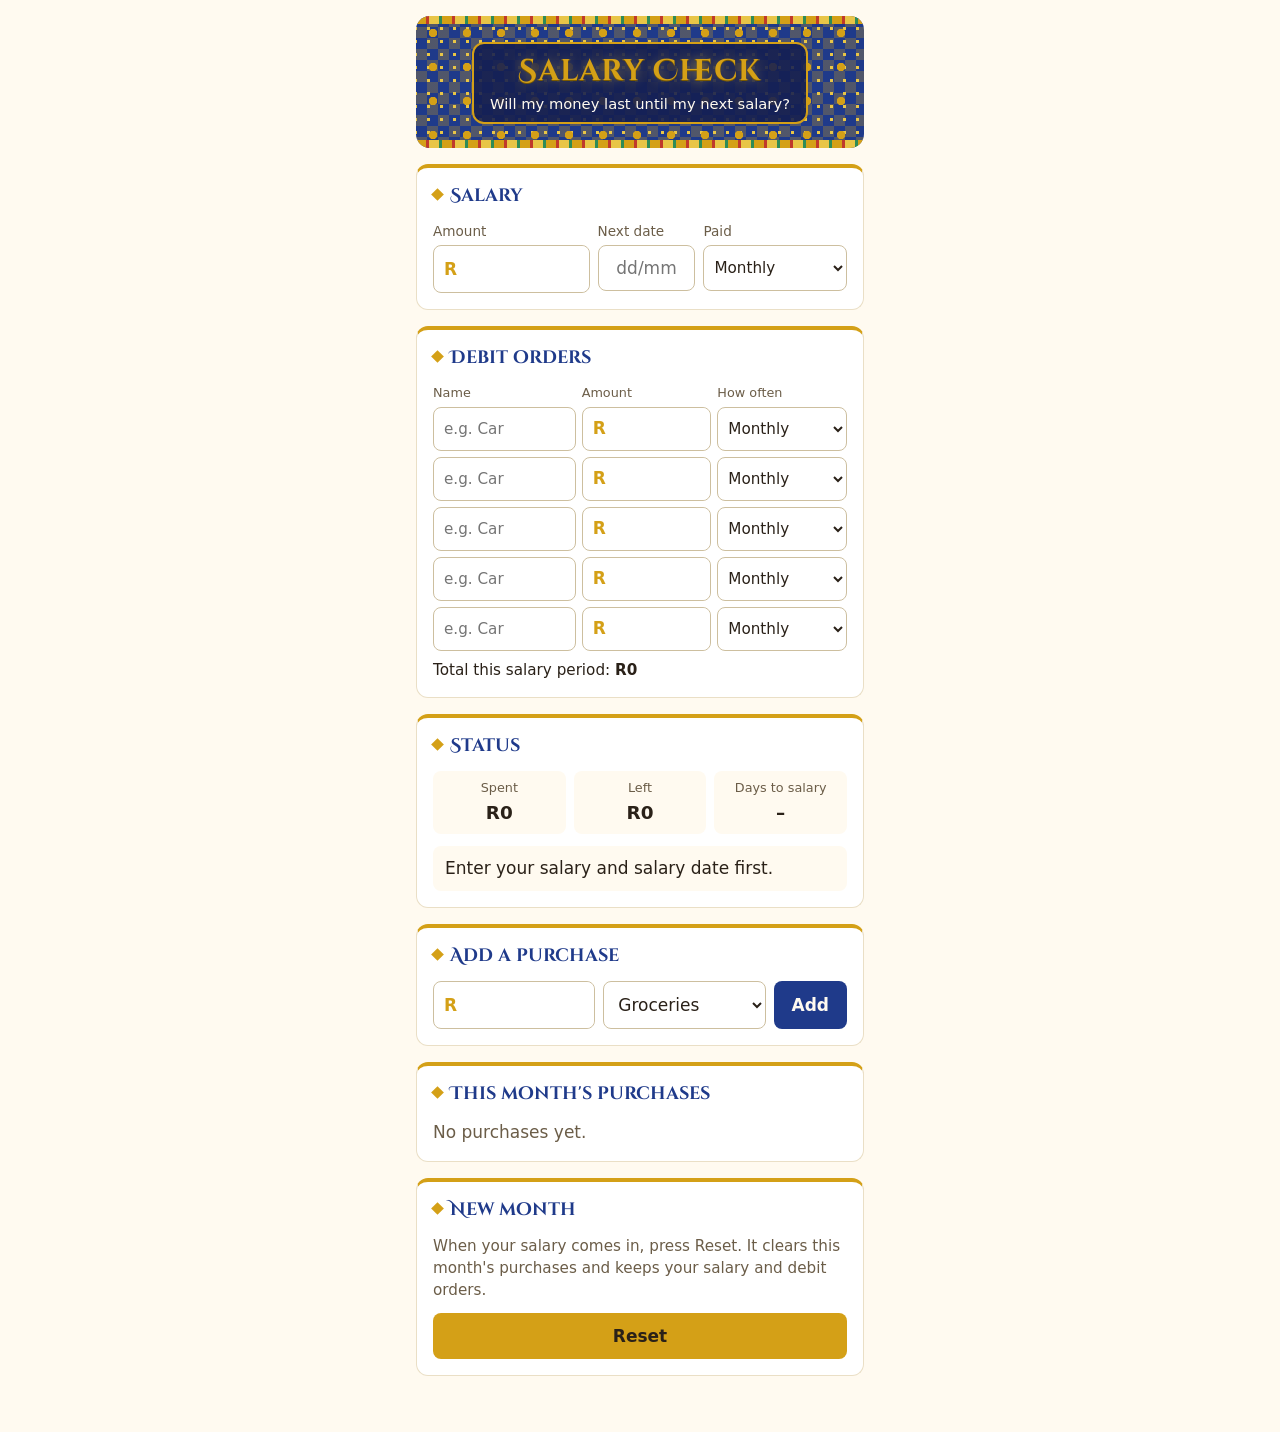
<file: index.html>
<!doctype html>
<html lang="en">
<head>
  <meta charset="utf-8">
  <meta name="viewport" content="width=device-width, initial-scale=1">
  <title>Salary Check</title>
  <meta name="theme-color" content="#1f3a8a">
  <link rel="manifest" href="manifest.webmanifest">
  <link rel="icon" href="icon.svg" type="image/svg+xml">
  <link rel="apple-touch-icon" href="icon.svg">
  <link rel="preconnect" href="https://fonts.googleapis.com">
  <link rel="preconnect" href="https://fonts.gstatic.com" crossorigin>
  <link rel="stylesheet" href="https://fonts.googleapis.com/css2?family=Cinzel+Decorative:wght@400;700&display=swap">
  <link rel="stylesheet" href="styles.css">
</head>
<body>
  <main class="app">
    <p class="storage-note" id="storage-note" hidden>Your details won't be saved in this browser mode.</p>
    <header class="masthead">
      <div class="masthead-plate">
        <h1>Salary Check</h1>
        <p class="tagline">Will my money last until my next salary?</p>
      </div>
    </header>

    <section class="card" aria-labelledby="salary-heading">
      <h2 id="salary-heading">Salary</h2>
      <div class="salary-row">
        <label class="field">
          <span class="label">Amount</span>
          <span class="rand-input"><span aria-hidden="true">R</span><input id="salary-amount" type="text" inputmode="decimal" autocomplete="off"></span>
        </label>
        <label class="field">
          <span class="label">Next date</span>
          <input id="salary-date" type="text" inputmode="numeric" placeholder="dd/mm" autocomplete="off" maxlength="5">
        </label>
        <label class="field">
          <span class="label">Paid</span>
          <select id="salary-frequency">
            <option value="monthly">Monthly</option>
            <option value="weekly">Weekly</option>
          </select>
        </label>
      </div>
      <p class="note" id="date-note" hidden>Please type the date as day/month, like 25/10.</p>
    </section>

    <section class="card" aria-labelledby="debit-heading">
      <h2 id="debit-heading">Debit orders</h2>
      <div class="debit-head" aria-hidden="true"><span>Name</span><span>Amount</span><span>How often</span></div>
      <div id="debit-rows"></div>
      <p class="debit-total">Total this salary period: <strong id="debit-total">R0</strong></p>
    </section>

    <section class="card status" id="status" aria-live="polite" aria-labelledby="status-heading">
      <h2 id="status-heading">Status</h2>
      <dl class="figures">
        <div><dt>Spent</dt><dd id="status-spent">R0</dd></div>
        <div><dt>Left</dt><dd id="status-left">R0</dd></div>
        <div><dt>Days to salary</dt><dd id="status-days">–</dd></div>
      </dl>
      <p class="message" id="status-message">Enter your salary and salary date first.</p>
    </section>

    <section class="card" aria-labelledby="add-heading">
      <h2 id="add-heading">Add a purchase</h2>
      <form id="add-form" class="add-row" novalidate>
        <span class="rand-input"><span aria-hidden="true">R</span><input id="purchase-amount" type="text" inputmode="decimal" autocomplete="off" aria-label="Amount in rands"></span>
        <select id="purchase-category" aria-label="Category">
          <option value="groceries">Groceries</option>
          <option value="electricity">Electricity</option>
          <option value="fuel">Fuel</option>
          <option value="clothing">Clothing</option>
          <option value="other">Other</option>
        </select>
        <button type="submit">Add</button>
        <input id="purchase-other" class="other-name" type="text" autocomplete="off" maxlength="30" placeholder="What was it? e.g. haircut" aria-label="What the other purchase was" hidden>
      </form>
      <p class="note" id="add-note" hidden>Please enter an amount in rands, like 450.</p>
    </section>

    <section class="card" aria-labelledby="list-heading">
      <h2 id="list-heading">This month's purchases</h2>
      <ul class="totals" id="category-totals" aria-label="Total per category"></ul>
      <ul class="purchases" id="purchase-list"></ul>
      <p class="empty" id="purchase-empty">No purchases yet.</p>
    </section>

    <section class="card reset-card" aria-labelledby="reset-heading">
      <h2 id="reset-heading">New month</h2>
      <p class="reset-help">When your salary comes in, press Reset. It clears this month's purchases and keeps your salary and debit orders.</p>
      <button type="button" id="reset-button" class="reset-button">Reset</button>
      <div class="reset-confirm" id="reset-confirm" hidden>
        <p>Are you sure? This clears this month's purchases. Your salary and debit orders stay.</p>
        <div class="reset-actions">
          <button type="button" id="reset-yes" class="reset-button">Yes, reset</button>
          <button type="button" id="reset-cancel" class="secondary">Cancel</button>
        </div>
      </div>
    </section>
  </main>

  <script src="calc.js"></script>
  <script src="app.js"></script>
</body>
</html>
</file>
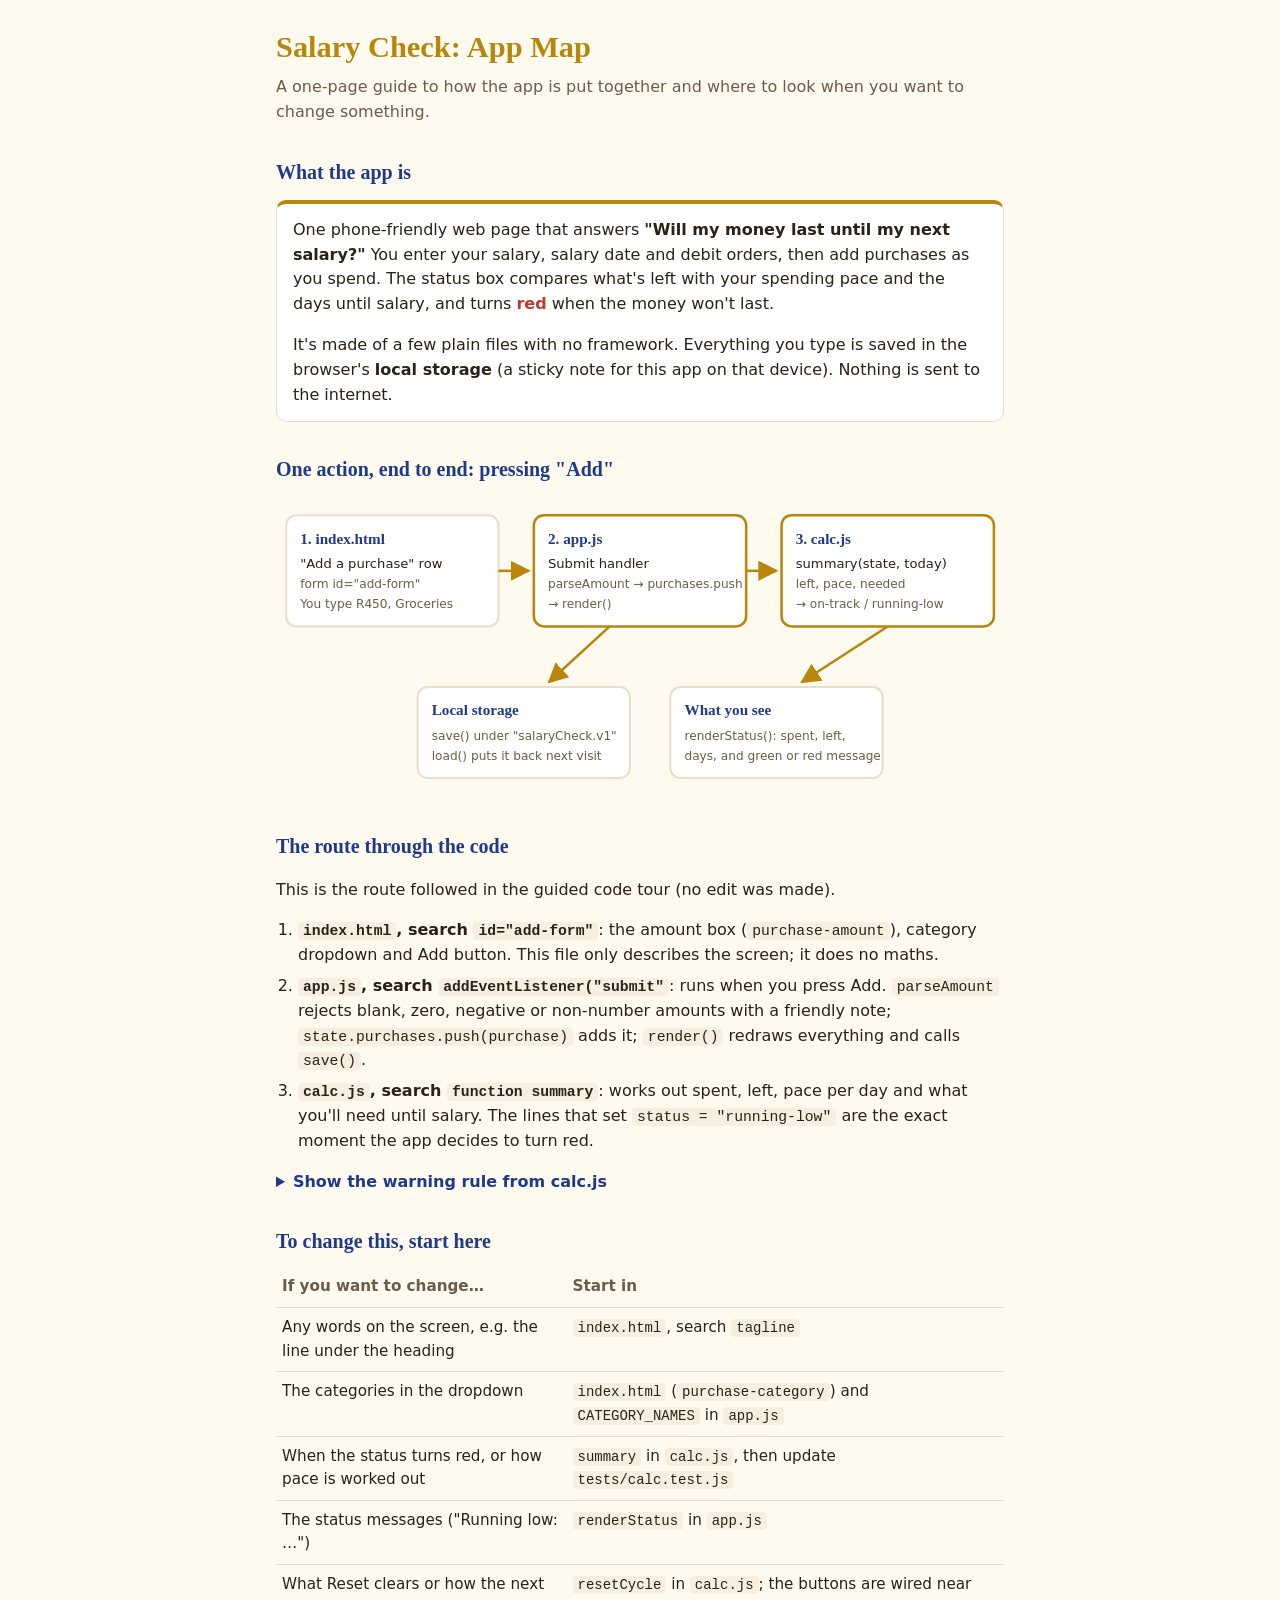
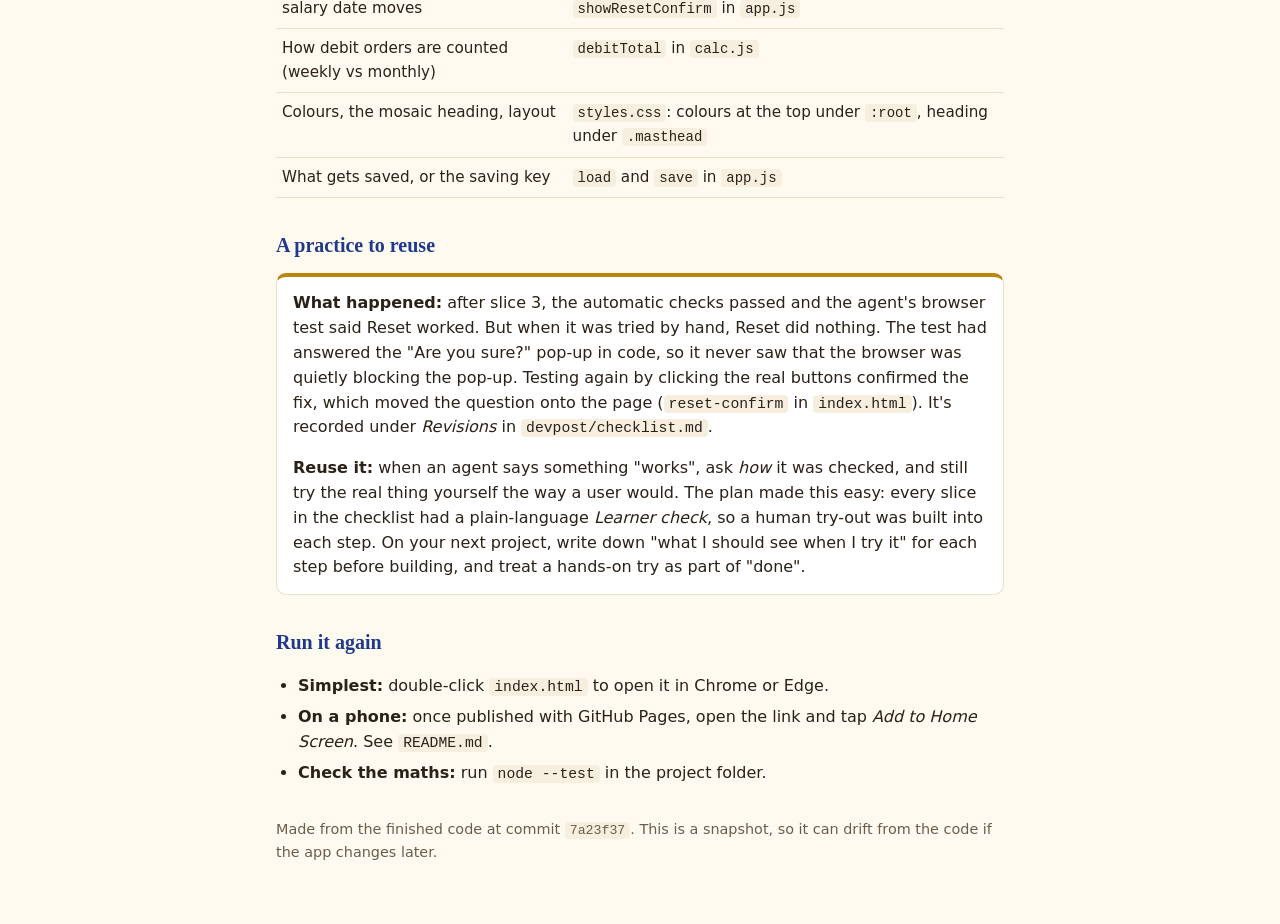
<file: devpost/app-map.html>
<!doctype html>
<html lang="en">
<head>
<meta charset="utf-8">
<meta name="viewport" content="width=device-width, initial-scale=1">
<title>Salary Check App Map</title>
<style>
  :root {
    --bg: #fffaf0; --card: #ffffff; --ink: #2a2118; --muted: #6b5d48; --line: #eadfc6;
    --gold: #b8860b; --blue: #1f3a8a; --red: #c0392b; --green: #2e8b57; --code: #f6efe0;
  }
  @media (prefers-color-scheme: dark) {
    :root {
      --bg: #141a2e; --card: #1c2440; --ink: #f3ead6; --muted: #b9ad94; --line: #33406a;
      --gold: #e8c547; --blue: #9fb4ff; --red: #ff7a6b; --green: #6fd19b; --code: #232d50;
    }
  }
  * { box-sizing: border-box; }
  body { margin: 0; background: var(--bg); color: var(--ink); font: 16px/1.55 system-ui, -apple-system, "Segoe UI", sans-serif; }
  main { max-width: 760px; margin: 0 auto; padding: 24px 16px 48px; }
  h1 { font-family: Georgia, serif; color: var(--gold); margin: 0 0 4px; font-size: 1.9rem; }
  h2 { font-family: Georgia, serif; color: var(--blue); font-size: 1.25rem; margin: 32px 0 10px; }
  .sub { color: var(--muted); margin: 0 0 20px; }
  .card { background: var(--card); border: 1px solid var(--line); border-top: 4px solid var(--gold); border-radius: 10px; padding: 14px 16px; margin: 12px 0; }
  code { background: var(--code); border-radius: 4px; padding: 1px 5px; font-size: 0.92em; }
  ol, ul { padding-left: 22px; }
  li { margin: 6px 0; }
  table { width: 100%; border-collapse: collapse; font-size: 0.95rem; }
  th, td { text-align: left; padding: 8px 6px; border-bottom: 1px solid var(--line); vertical-align: top; }
  th { color: var(--muted); font-weight: 600; }
  details { margin-top: 8px; }
  summary { cursor: pointer; color: var(--blue); font-weight: 600; }
  summary:focus-visible, a:focus-visible { outline: 3px solid var(--gold); outline-offset: 2px; }
  pre { background: var(--code); border-radius: 8px; padding: 10px 12px; overflow-x: auto; font-size: 0.88rem; }
  svg { width: 100%; height: auto; display: block; }
  .svg-box { fill: var(--card); stroke: var(--line); stroke-width: 2; }
  .svg-key { fill: var(--card); stroke: var(--gold); stroke-width: 2.5; }
  .svg-title { fill: var(--blue); font: 700 15px Georgia, serif; }
  .svg-text { fill: var(--ink); font: 13px system-ui, sans-serif; }
  .svg-muted { fill: var(--muted); font: 12px system-ui, sans-serif; }
  .svg-arrow { stroke: var(--gold); stroke-width: 2.5; fill: none; }
  .svg-head { fill: var(--gold); }
  .foot { color: var(--muted); font-size: 0.9rem; margin-top: 32px; }
</style>
</head>
<body>
<main>
  <h1>Salary Check: App Map</h1>
  <p class="sub">A one-page guide to how the app is put together and where to look when you want to change something.</p>

  <h2>What the app is</h2>
  <div class="card">
    <p style="margin-top:0">One phone-friendly web page that answers <strong>"Will my money last until my next salary?"</strong> You enter your salary, salary date and debit orders, then add purchases as you spend. The status box compares what's left with your spending pace and the days until salary, and turns <span style="color:var(--red);font-weight:600">red</span> when the money won't last.</p>
    <p style="margin-bottom:0">It's made of a few plain files with no framework. Everything you type is saved in the browser's <strong>local storage</strong> (a sticky note for this app on that device). Nothing is sent to the internet.</p>
  </div>

  <h2>One action, end to end: pressing "Add"</h2>
  <svg viewBox="0 0 720 300" role="img" aria-labelledby="flow-title flow-desc">
    <title id="flow-title">What happens when you add a purchase</title>
    <desc id="flow-desc">The Add a purchase form in index.html sends the amount to the submit handler in app.js, which checks it, stores it, and calls render. Render asks summary in calc.js for the answer, saves to local storage, and redraws the status box.</desc>
    <defs><marker id="arrow" viewBox="0 0 10 10" refX="9" refY="5" markerWidth="8" markerHeight="8" orient="auto"><path d="M0,0 L10,5 L0,10 z" class="svg-head"/></marker></defs>
    <rect x="10" y="20" width="210" height="110" rx="10" class="svg-box"/>
    <text x="24" y="48" class="svg-title">1. index.html</text>
    <text x="24" y="72" class="svg-text">"Add a purchase" row</text>
    <text x="24" y="92" class="svg-muted">form id="add-form"</text>
    <text x="24" y="112" class="svg-muted">You type R450, Groceries</text>

    <rect x="255" y="20" width="210" height="110" rx="10" class="svg-key"/>
    <text x="269" y="48" class="svg-title">2. app.js</text>
    <text x="269" y="72" class="svg-text">Submit handler</text>
    <text x="269" y="92" class="svg-muted">parseAmount → purchases.push</text>
    <text x="269" y="112" class="svg-muted">→ render()</text>

    <rect x="500" y="20" width="210" height="110" rx="10" class="svg-key"/>
    <text x="514" y="48" class="svg-title">3. calc.js</text>
    <text x="514" y="72" class="svg-text">summary(state, today)</text>
    <text x="514" y="92" class="svg-muted">left, pace, needed</text>
    <text x="514" y="112" class="svg-muted">→ on-track / running-low</text>

    <rect x="140" y="190" width="210" height="90" rx="10" class="svg-box"/>
    <text x="154" y="218" class="svg-title">Local storage</text>
    <text x="154" y="242" class="svg-muted">save() under "salaryCheck.v1"</text>
    <text x="154" y="262" class="svg-muted">load() puts it back next visit</text>

    <rect x="390" y="190" width="210" height="90" rx="10" class="svg-box"/>
    <text x="404" y="218" class="svg-title">What you see</text>
    <text x="404" y="242" class="svg-muted">renderStatus(): spent, left,</text>
    <text x="404" y="262" class="svg-muted">days, and green or red message</text>

    <path d="M220 75 H250" class="svg-arrow" marker-end="url(#arrow)"/>
    <path d="M465 75 H495" class="svg-arrow" marker-end="url(#arrow)"/>
    <path d="M330 130 L270 185" class="svg-arrow" marker-end="url(#arrow)"/>
    <path d="M605 130 L520 185" class="svg-arrow" marker-end="url(#arrow)"/>
  </svg>

  <h2>The route through the code</h2>
  <p>This is the route followed in the guided code tour (no edit was made).</p>
  <ol>
    <li><strong><code>index.html</code>, search <code>id="add-form"</code></strong>: the amount box (<code>purchase-amount</code>), category dropdown and Add button. This file only describes the screen; it does no maths.</li>
    <li><strong><code>app.js</code>, search <code>addEventListener("submit"</code></strong>: runs when you press Add. <code>parseAmount</code> rejects blank, zero, negative or non-number amounts with a friendly note; <code>state.purchases.push(purchase)</code> adds it; <code>render()</code> redraws everything and calls <code>save()</code>.</li>
    <li><strong><code>calc.js</code>, search <code>function summary</code></strong>: works out spent, left, pace per day and what you'll need until salary. The lines that set <code>status = "running-low"</code> are the exact moment the app decides to turn red.</li>
  </ol>
  <details>
    <summary>Show the warning rule from calc.js</summary>
<pre><code>const left = salaryAmount - debitTotal(state) - spent;
const pacePerDay = spent / daysGone;
const needed = roundTo50(pacePerDay * Math.max(0, daysLeft));

if (daysLeft &lt;= 0) status = "salary-day";
else if (left &lt; 0) status = "running-low";
else if (spent === 0) status = "no-purchases";
else if (left &lt; needed) status = "running-low";
else status = "on-track";</code></pre>
  </details>

  <h2>To change this, start here</h2>
  <table>
    <thead><tr><th>If you want to change…</th><th>Start in</th></tr></thead>
    <tbody>
      <tr><td>Any words on the screen, e.g. the line under the heading</td><td><code>index.html</code>, search <code>tagline</code></td></tr>
      <tr><td>The categories in the dropdown</td><td><code>index.html</code> (<code>purchase-category</code>) and <code>CATEGORY_NAMES</code> in <code>app.js</code></td></tr>
      <tr><td>When the status turns red, or how pace is worked out</td><td><code>summary</code> in <code>calc.js</code>, then update <code>tests/calc.test.js</code></td></tr>
      <tr><td>The status messages ("Running low: …")</td><td><code>renderStatus</code> in <code>app.js</code></td></tr>
      <tr><td>What Reset clears or how the next salary date moves</td><td><code>resetCycle</code> in <code>calc.js</code>; the buttons are wired near <code>showResetConfirm</code> in <code>app.js</code></td></tr>
      <tr><td>How debit orders are counted (weekly vs monthly)</td><td><code>debitTotal</code> in <code>calc.js</code></td></tr>
      <tr><td>Colours, the mosaic heading, layout</td><td><code>styles.css</code>: colours at the top under <code>:root</code>, heading under <code>.masthead</code></td></tr>
      <tr><td>What gets saved, or the saving key</td><td><code>load</code> and <code>save</code> in <code>app.js</code></td></tr>
    </tbody>
  </table>

  <h2>A practice to reuse</h2>
  <div class="card">
    <p style="margin-top:0"><strong>What happened:</strong> after slice 3, the automatic checks passed and the agent's browser test said Reset worked. But when it was tried by hand, Reset did nothing. The test had answered the "Are you sure?" pop-up in code, so it never saw that the browser was quietly blocking the pop-up. Testing again by clicking the real buttons confirmed the fix, which moved the question onto the page (<code>reset-confirm</code> in <code>index.html</code>). It's recorded under <em>Revisions</em> in <code>devpost/checklist.md</code>.</p>
    <p style="margin-bottom:0"><strong>Reuse it:</strong> when an agent says something "works", ask <em>how</em> it was checked, and still try the real thing yourself the way a user would. The plan made this easy: every slice in the checklist had a plain-language <em>Learner check</em>, so a human try-out was built into each step. On your next project, write down "what I should see when I try it" for each step before building, and treat a hands-on try as part of "done".</p>
  </div>

  <h2>Run it again</h2>
  <ul>
    <li><strong>Simplest:</strong> double-click <code>index.html</code> to open it in Chrome or Edge.</li>
    <li><strong>On a phone:</strong> once published with GitHub Pages, open the link and tap <em>Add to Home Screen</em>. See <code>README.md</code>.</li>
    <li><strong>Check the maths:</strong> run <code>node --test</code> in the project folder.</li>
  </ul>

  <p class="foot">Made from the finished code at commit <code>7a23f37</code>. This is a snapshot, so it can drift from the code if the app changes later.</p>
</main>
</body>
</html>
</file>
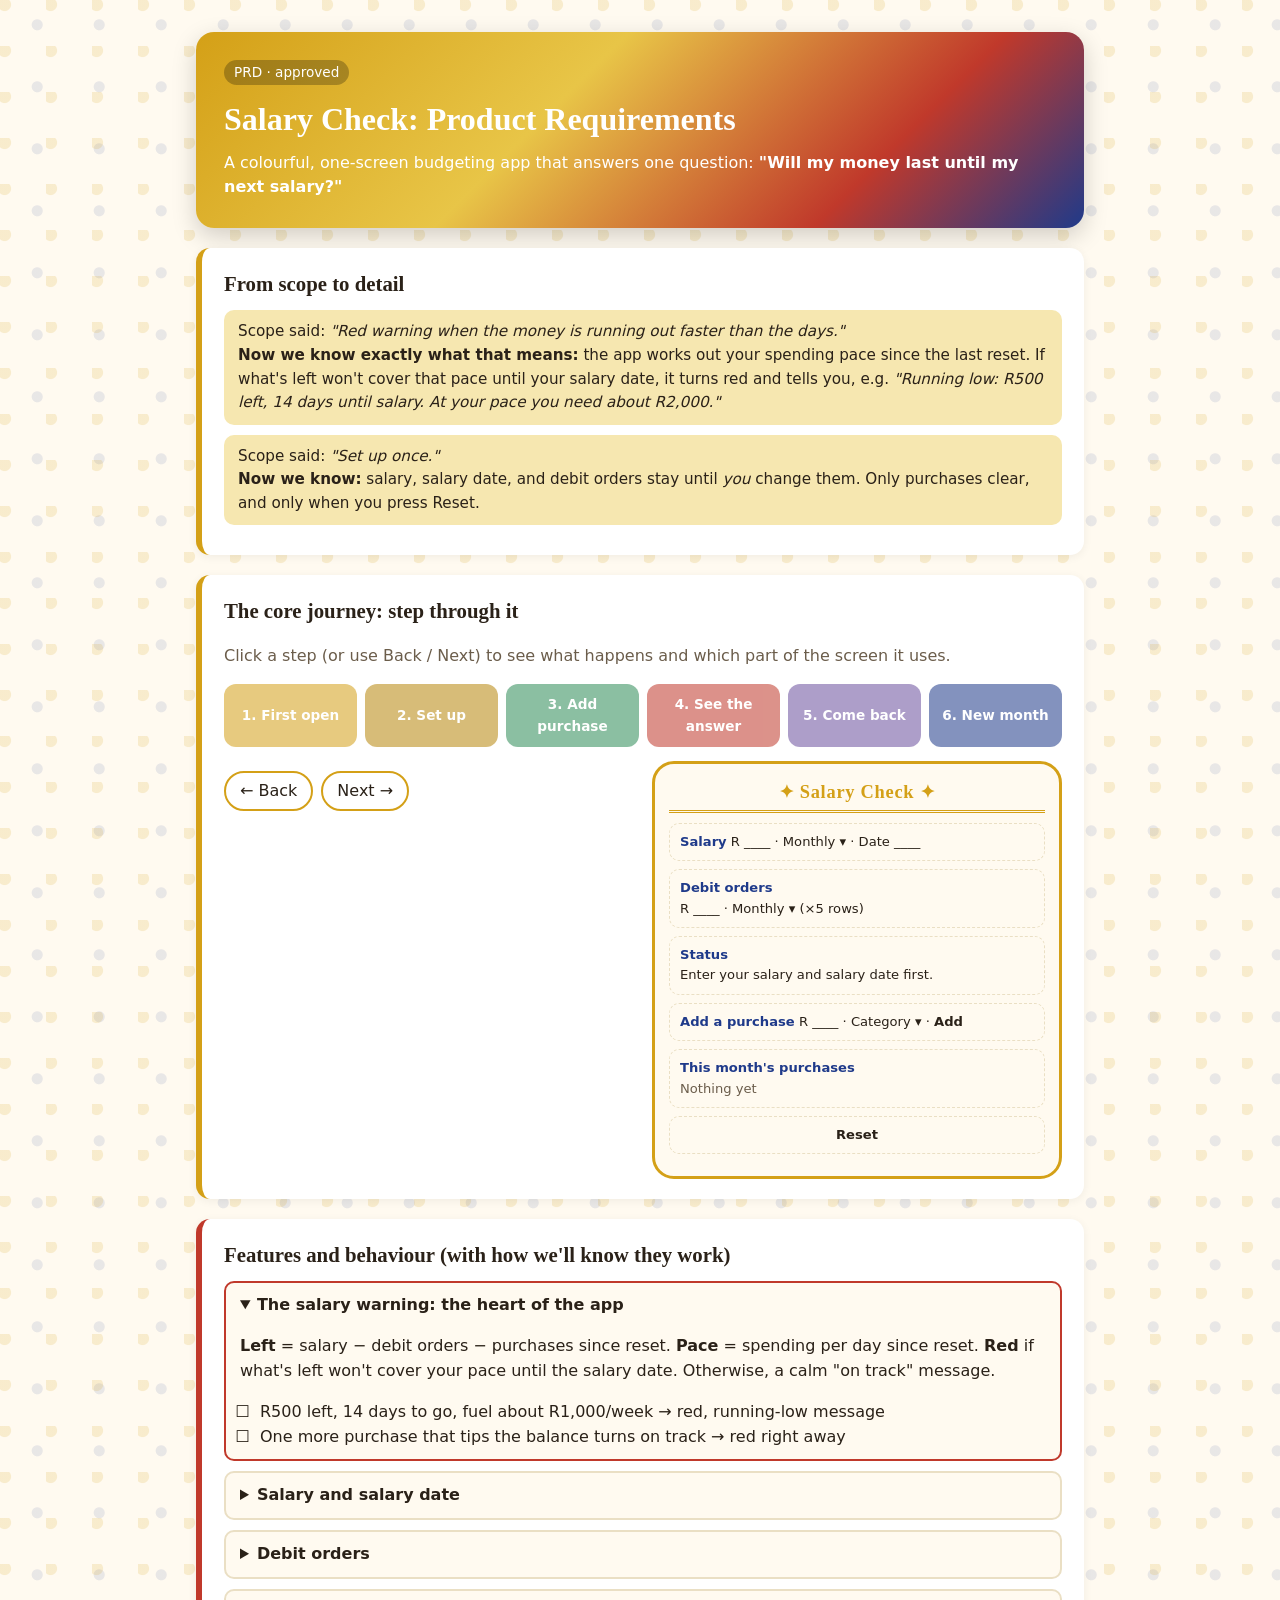
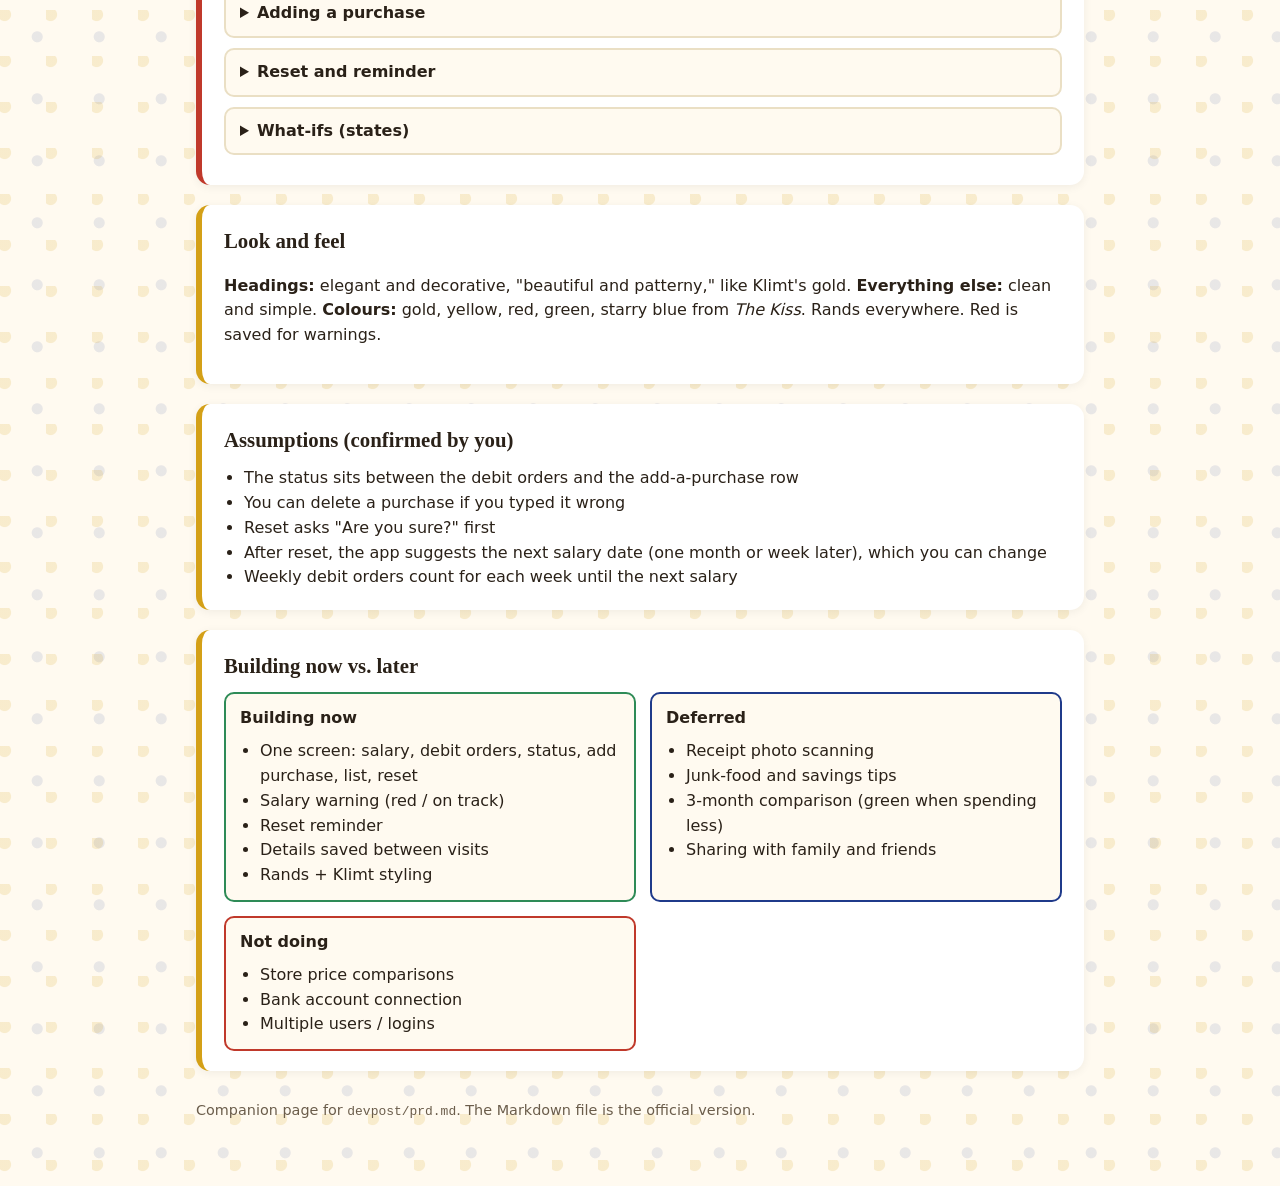
<file: devpost/prd.html>
<!doctype html>
<html lang="en">
<head>
<meta charset="utf-8">
<meta name="viewport" content="width=device-width, initial-scale=1">
<title>Salary Check PRD</title>
<style>
  :root {
    --gold: #d4a017; --gold-soft: #f6e7b0; --red: #c0392b; --green: #2e8b57;
    --blue: #1f3a8a; --ink: #2a2118; --paper: #fffaf0; --card: #ffffff; --muted: #6b5d4b; --line: #eadfc4;
  }
  @media (prefers-color-scheme: dark) {
    :root { --ink: #f5ecd9; --paper: #17130d; --card: #241d14; --muted: #c2b297; --gold-soft: #3a2e12; --line: #3d3220; }
  }
  * { box-sizing: border-box; }
  body {
    margin: 0; font-family: system-ui, -apple-system, "Segoe UI", sans-serif; color: var(--ink); background: var(--paper); line-height: 1.55;
    background-image: radial-gradient(circle at 10% 10%, rgba(212,160,23,.16) 0 6px, transparent 7px),
                      radial-gradient(circle at 60% 40%, rgba(31,58,138,.1) 0 5px, transparent 6px);
    background-size: 46px 46px, 62px 62px;
  }
  .wrap { max-width: 920px; margin: 0 auto; padding: 32px 16px 64px; }
  h1, h2 { font-family: Georgia, "Times New Roman", serif; }
  header { background: linear-gradient(135deg, var(--gold), #e8c547 40%, var(--red) 75%, var(--blue)); color: #fff; border-radius: 18px; padding: 28px; box-shadow: 0 8px 24px rgba(0,0,0,.18); }
  header h1 { margin: 0 0 6px; font-size: 2rem; }
  header p { margin: 0; }
  .badge { display: inline-block; background: rgba(0,0,0,.25); padding: 2px 10px; border-radius: 999px; font-size: .85rem; margin-bottom: 10px; }
  section { background: var(--card); border-radius: 14px; padding: 20px 22px; margin-top: 20px; border-left: 6px solid var(--gold); box-shadow: 0 2px 10px rgba(0,0,0,.06); }
  section.kernel { border-left-color: var(--red); }
  h2 { margin: 0 0 10px; font-size: 1.3rem; }
  .grow { background: var(--gold-soft); border-radius: 10px; padding: 10px 14px; margin: 10px 0; font-size: .95rem; }
  .journey { display: grid; grid-template-columns: repeat(6, 1fr); gap: 8px; margin: 14px 0; }
  .journey button { border: 0; border-radius: 12px; padding: 10px 6px; cursor: pointer; font: inherit; font-size: .85rem; font-weight: 600; color: #fff; opacity: .55; transition: opacity .15s, transform .15s; }
  .journey button.active { opacity: 1; transform: translateY(-3px); box-shadow: 0 4px 10px rgba(0,0,0,.2); }
  @media (max-width: 640px) { .journey { grid-template-columns: repeat(3, 1fr); } }
  .stage { display: grid; grid-template-columns: 1fr 1fr; gap: 18px; align-items: start; }
  @media (max-width: 720px) { .stage { grid-template-columns: 1fr; } }
  .phone { border: 3px solid var(--gold); border-radius: 22px; padding: 14px; background: var(--paper); font-size: .82rem; }
  .phone .blk { border: 1px dashed var(--line); border-radius: 10px; padding: 8px 10px; margin-bottom: 8px; transition: all .2s; }
  .phone .blk.hl { border: 2px solid var(--gold); background: var(--gold-soft); }
  .phone .title { font-family: Georgia, serif; font-size: 1.15rem; font-weight: bold; text-align: center; color: var(--gold); letter-spacing: .04em; border-bottom: 3px double var(--gold); padding-bottom: 4px; margin-bottom: 10px; }
  .phone .lbl { font-weight: 700; color: var(--blue); }
  @media (prefers-color-scheme: dark) { .phone .lbl { color: #8fa8ff; } }
  .status-red { background: var(--red); color: #fff; border-radius: 8px; padding: 6px 8px; margin-top: 4px; }
  .status-ok { background: var(--green); color: #fff; border-radius: 8px; padding: 6px 8px; margin-top: 4px; }
  .reminder { background: var(--blue); color: #fff; border-radius: 8px; padding: 6px 8px; margin-bottom: 8px; }
  .hidden { display: none; }
  .nav { display: flex; gap: 8px; margin-top: 10px; }
  .nav button { border: 2px solid var(--gold); background: var(--card); color: var(--ink); border-radius: 999px; padding: 6px 14px; cursor: pointer; font: inherit; }
  details { border-radius: 10px; margin: 10px 0; padding: 10px 14px; background: var(--paper); border: 2px solid var(--line); }
  details summary { cursor: pointer; font-weight: 700; }
  details.k { border-color: var(--red); }
  ul { margin: 8px 0 0; padding-left: 20px; }
  li.c { list-style: "☐  "; }
  .muted { color: var(--muted); }
  .cols { display: grid; grid-template-columns: 1fr 1fr; gap: 14px; }
  @media (max-width: 640px) { .cols { grid-template-columns: 1fr; } }
  .box { border-radius: 10px; padding: 12px 14px; background: var(--paper); }
  .box.now { border: 2px solid var(--green); } .box.def { border: 2px solid var(--blue); } .box.non { border: 2px solid var(--red); }
  .box h3 { margin: 0 0 4px; font-size: 1rem; }
  footer { margin-top: 28px; font-size: .9rem; }
  code { font-size: .9em; }
</style>
</head>
<body>
<div class="wrap">
  <header>
    <div class="badge">PRD · approved</div>
    <h1>Salary Check: Product Requirements</h1>
    <p>A colourful, one-screen budgeting app that answers one question: <b>"Will my money last until my next salary?"</b></p>
  </header>

  <section>
    <h2>From scope to detail</h2>
    <div class="grow">Scope said: <i>"Red warning when the money is running out faster than the days."</i><br>
    <b>Now we know exactly what that means:</b> the app works out your spending pace since the last reset. If what's left won't cover that pace until your salary date, it turns red and tells you, e.g. <i>"Running low: R500 left, 14 days until salary. At your pace you need about R2,000."</i></div>
    <div class="grow">Scope said: <i>"Set up once."</i><br>
    <b>Now we know:</b> salary, salary date, and debit orders stay until <i>you</i> change them. Only purchases clear, and only when you press Reset.</div>
  </section>

  <section>
    <h2>The core journey: step through it</h2>
    <p class="muted">Click a step (or use Back / Next) to see what happens and which part of the screen it uses.</p>
    <div class="journey" id="journey">
      <button style="background:#d4a017" data-step="0">1. First open</button>
      <button style="background:#b8860b" data-step="1">2. Set up</button>
      <button style="background:#2e8b57" data-step="2">3. Add purchase</button>
      <button style="background:#c0392b" data-step="3">4. See the answer</button>
      <button style="background:#6b4f9e" data-step="4">5. Come back</button>
      <button style="background:#1f3a8a" data-step="5">6. New month</button>
    </div>
    <div class="stage">
      <div>
        <h3 id="stepTitle" style="margin:0 0 6px"></h3>
        <p id="stepText" style="margin:0"></p>
        <ul id="stepChecks"></ul>
        <div class="nav"><button id="prev">← Back</button><button id="next">Next →</button></div>
      </div>
      <div class="phone" aria-label="Sketch of the single screen">
        <div class="title">✦ Salary Check ✦</div>
        <div class="reminder hidden" id="remind">Your salary date has arrived. Reset when your salary comes in.</div>
        <div class="blk" id="b-salary"><span class="lbl">Salary</span> <span class="v">R ____</span> · Monthly ▾ · Date ____</div>
        <div class="blk" id="b-debit"><span class="lbl">Debit orders</span><br><span class="v">R ____ · Monthly ▾ (×5 rows)</span></div>
        <div class="blk" id="b-status"><span class="lbl">Status</span><div class="v">Enter your salary and salary date first.</div></div>
        <div class="blk" id="b-add"><span class="lbl">Add a purchase</span> R ____ · Category ▾ · <b>Add</b></div>
        <div class="blk" id="b-list"><span class="lbl">This month's purchases</span><div class="v muted">Nothing yet</div></div>
        <div class="blk" id="b-reset" style="text-align:center"><b>Reset</b></div>
      </div>
    </div>
  </section>

  <section class="kernel">
    <h2>Features and behaviour (with how we'll know they work)</h2>
    <details class="k" open>
      <summary>The salary warning: the heart of the app</summary>
      <p><b>Left</b> = salary − debit orders − purchases since reset. <b>Pace</b> = spending per day since reset. <b>Red</b> if what's left won't cover your pace until the salary date. Otherwise, a calm "on track" message.</p>
      <ul><li class="c">R500 left, 14 days to go, fuel about R1,000/week → red, running-low message</li><li class="c">One more purchase that tips the balance turns on track → red right away</li></ul>
    </details>
    <details>
      <summary>Salary and salary date</summary>
      <p>Amount, monthly/weekly, next salary date. They stay until you change them, e.g. a raise or a new job.</p>
      <ul><li class="c">Close and reopen: the values are still there</li><li class="c">Changing them updates the status straight away</li></ul>
    </details>
    <details>
      <summary>Debit orders</summary>
      <p>About five rows: name, amount, monthly/weekly. Never cleared by Reset.</p>
      <ul><li class="c">They reduce "left" in the status</li><li class="c">Still there after Reset</li></ul>
    </details>
    <details>
      <summary>Adding a purchase</summary>
      <p>One compact row: amount + category (groceries, electricity, fuel, clothing, other) + Add.</p>
      <ul><li class="c">"R600, fuel" appears in the list and spent goes up by R600</li><li class="c">The fuel total adds up all fuel purchases</li></ul>
    </details>
    <details>
      <summary>Reset and reminder</summary>
      <p>Reset clears purchases only. It never resets on its own, because salary can land late after a weekend. From the salary date onward, a reminder appears.</p>
      <ul><li class="c">After Reset: list empty, spent R0</li><li class="c">On or after salary date: reminder visible</li></ul>
    </details>
    <details>
      <summary>What-ifs (states)</summary>
      <ul>
        <li><b>First use:</b> blank boxes with R signs. The status asks for salary and date first.</li>
        <li><b>No purchases yet:</b> shows left and days to salary, and says to add purchases to see your pace.</li>
        <li><b>Bad amount</b> (blank, 0, negative, letters): not added, with a friendly note asking for rands.</li>
        <li><b>Close and reopen:</b> everything is still there. Only Reset clears purchases.</li>
      </ul>
    </details>
  </section>

  <section>
    <h2>Look and feel</h2>
    <p><b>Headings:</b> elegant and decorative, "beautiful and patterny," like Klimt's gold. <b>Everything else:</b> clean and simple. <b>Colours:</b> gold, yellow, red, green, starry blue from <i>The Kiss</i>. Rands everywhere. Red is saved for warnings.</p>
  </section>

  <section>
    <h2>Assumptions (confirmed by you)</h2>
    <ul>
      <li>The status sits between the debit orders and the add-a-purchase row</li>
      <li>You can delete a purchase if you typed it wrong</li>
      <li>Reset asks "Are you sure?" first</li>
      <li>After reset, the app suggests the next salary date (one month or week later), which you can change</li>
      <li>Weekly debit orders count for each week until the next salary</li>
    </ul>
  </section>

  <section>
    <h2>Building now vs. later</h2>
    <div class="cols">
      <div class="box now"><h3>Building now</h3><ul><li>One screen: salary, debit orders, status, add purchase, list, reset</li><li>Salary warning (red / on track)</li><li>Reset reminder</li><li>Details saved between visits</li><li>Rands + Klimt styling</li></ul></div>
      <div class="box def"><h3>Deferred</h3><ul><li>Receipt photo scanning</li><li>Junk-food and savings tips</li><li>3-month comparison (green when spending less)</li><li>Sharing with family and friends</li></ul></div>
      <div class="box non"><h3>Not doing</h3><ul><li>Store price comparisons</li><li>Bank account connection</li><li>Multiple users / logins</li></ul></div>
    </div>
  </section>

  <footer class="muted">Companion page for <code>devpost/prd.md</code>. The Markdown file is the official version.</footer>
</div>
<script>
  const steps = [
    { t: "1. First open", x: "The screen is blank: just empty boxes with the R sign. The status asks you to enter your salary and salary date first.", hl: ["b-salary","b-status"], c: ["Blank boxes with R signs", "Status asks for salary and date"],
      v: { "b-salary": "R ____ · Monthly ▾ · Date ____", "b-status": "Enter your salary and salary date first.", "b-list": "Nothing yet" } },
    { t: "2. Set up once", x: "Enter salary, monthly/weekly, and your next salary date. Add your debit orders. These stay until you change them.", hl: ["b-salary","b-debit"], c: ["Values still there after closing and reopening"],
      v: { "b-salary": "R20,000 · Monthly ▾ · Date 31 Oct", "b-debit": "Car R4,500 · Insurance R900 · Phone R600 …", "b-status": "Left: R12,000 · 16 days to salary. Add purchases to see your pace." } },
    { t: "3. Add a purchase", x: "In one compact row, type the amount, choose a category, and press Add. Be specific: fuel R600 today, fuel R1,000 next week.", hl: ["b-add","b-list"], c: ["Purchase appears in the list", "Spent goes up by that amount"],
      v: { "b-add": "R 600 · Fuel ▾ · Add", "b-list": "Fuel R600 · Groceries R2,300 · Clothing R450" } },
    { t: "4. See the answer", x: "The app compares what's left with your spending pace and the days until salary. If it won't last, it turns red and says why.", hl: ["b-status"], c: ["R500 left, 14 days, fuel about R1,000/week → red", "One tipping purchase flips it to red right away"], red: true,
      v: { "b-status": "" } },
    { t: "5. Close and come back", x: "Everything you entered is still there: salary, date, debit orders, and this month's purchases.", hl: ["b-salary","b-debit","b-list"], c: ["Nothing lost after closing the app"], v: {} },
    { t: "6. New month", x: "On or after your salary date, a reminder appears. Press Reset when your salary actually lands. It never auto-resets, because weekend salaries can arrive on Monday.", hl: ["b-reset"], c: ["Reminder visible from salary date", "After Reset: list empty, spent R0, debit orders kept"], remind: true,
      v: { "b-list": "Nothing yet", "b-status": "Left: R12,000 · 31 days to salary. Add purchases to see your pace." } }
  ];
  let cur = 0;
  const btns = [...document.querySelectorAll("#journey button")];
  const base = {};
  ["b-salary","b-debit","b-status","b-add","b-list"].forEach(id => base[id] = document.querySelector("#" + id + " .v").innerHTML);
  function show(i) {
    cur = (i + steps.length) % steps.length;
    const s = steps[cur];
    btns.forEach((b, j) => b.classList.toggle("active", j === cur));
    document.getElementById("stepTitle").textContent = s.t;
    document.getElementById("stepText").textContent = s.x;
    document.getElementById("stepChecks").innerHTML = s.c.map(c => '<li class="c">' + c + '</li>').join("");
    // build cumulative screen values up to this step
    const vals = Object.assign({}, base);
    for (let k = 0; k <= cur; k++) Object.assign(vals, steps[k].v);
    Object.keys(vals).forEach(id => { const el = document.querySelector("#" + id + " .v"); if (el) el.innerHTML = vals[id]; });
    if (cur >= 3 && cur <= 4) document.querySelector("#b-status .v").innerHTML = '<div class="status-red">Running low: R500 left, 14 days until salary. At your pace you need about R2,000.</div>';
    document.querySelectorAll(".phone .blk").forEach(b => b.classList.toggle("hl", s.hl.includes(b.id)));
    document.getElementById("remind").classList.toggle("hidden", !s.remind);
  }
  btns.forEach((b, j) => b.addEventListener("click", () => show(j)));
  document.getElementById("prev").addEventListener("click", () => show(cur - 1));
  document.getElementById("next").addEventListener("click", () => show(cur + 1));
  show(0);
</script>
</body>
</html>
</file>
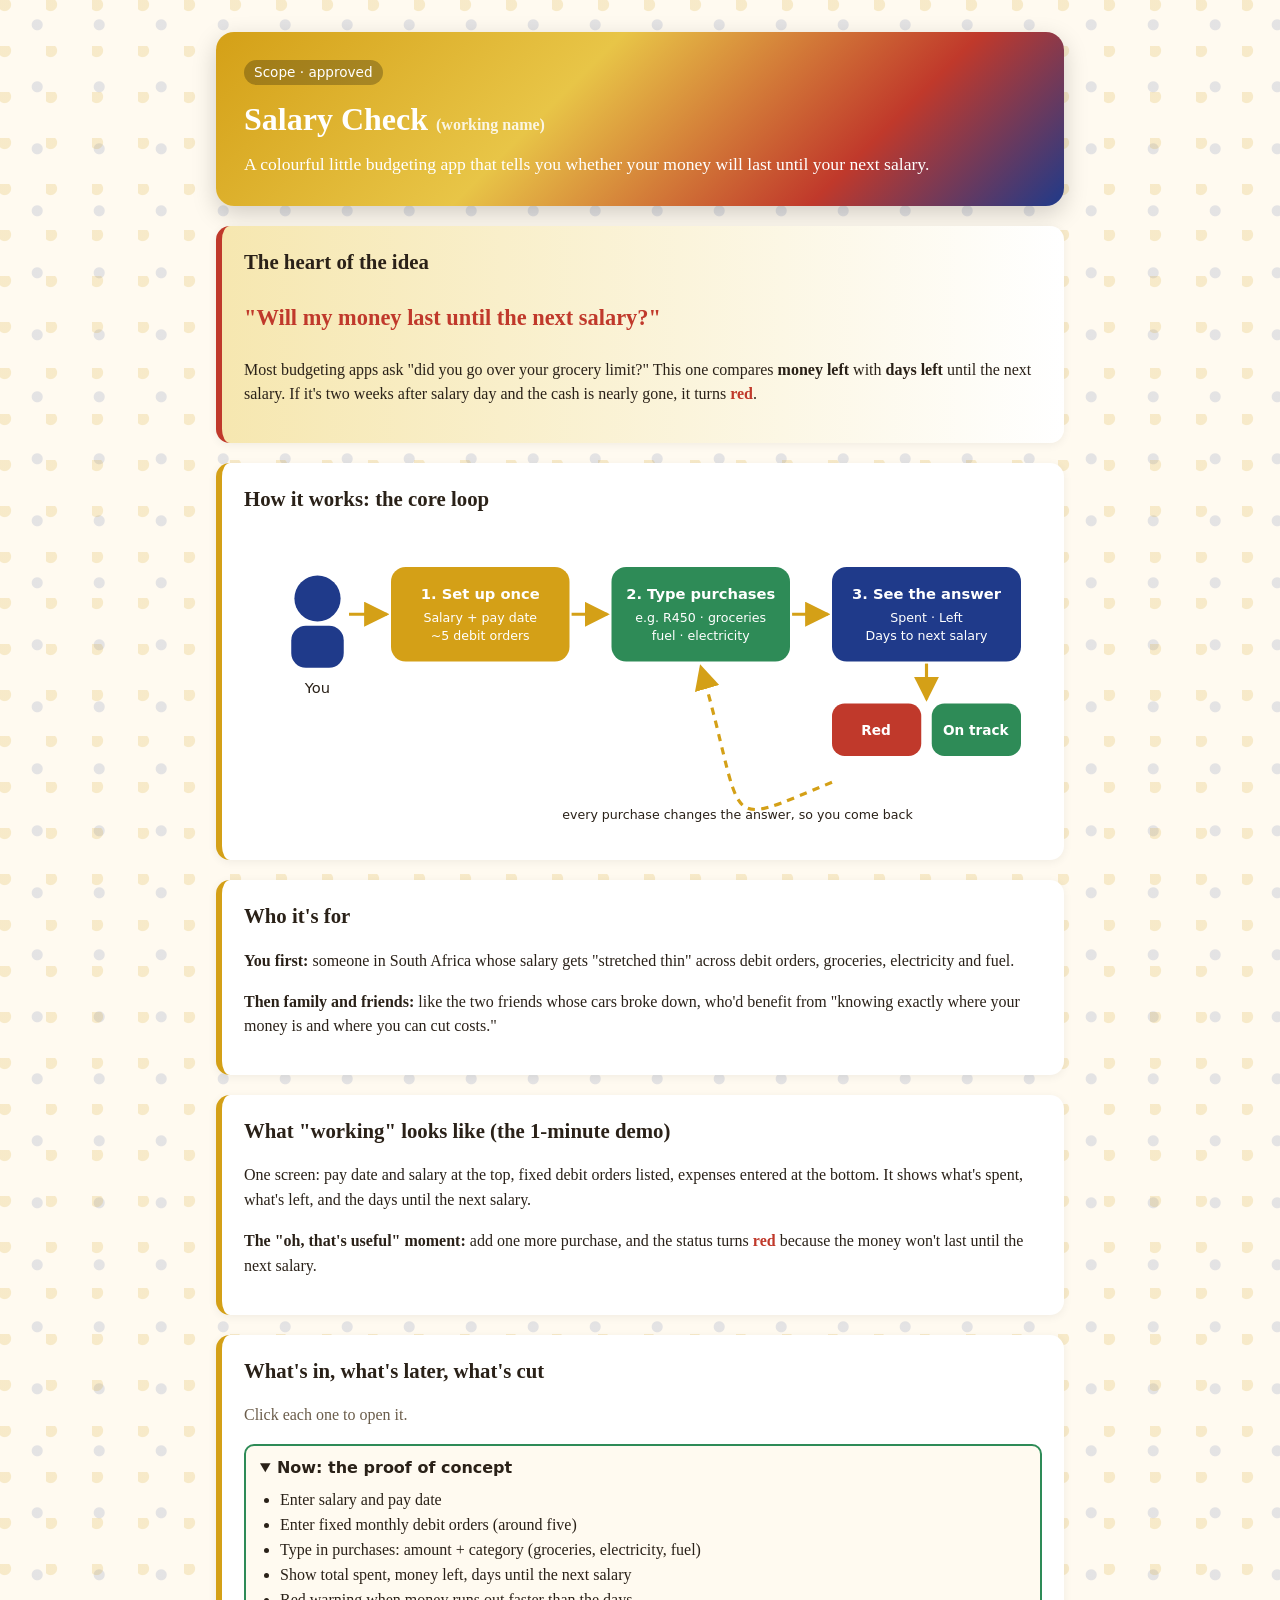
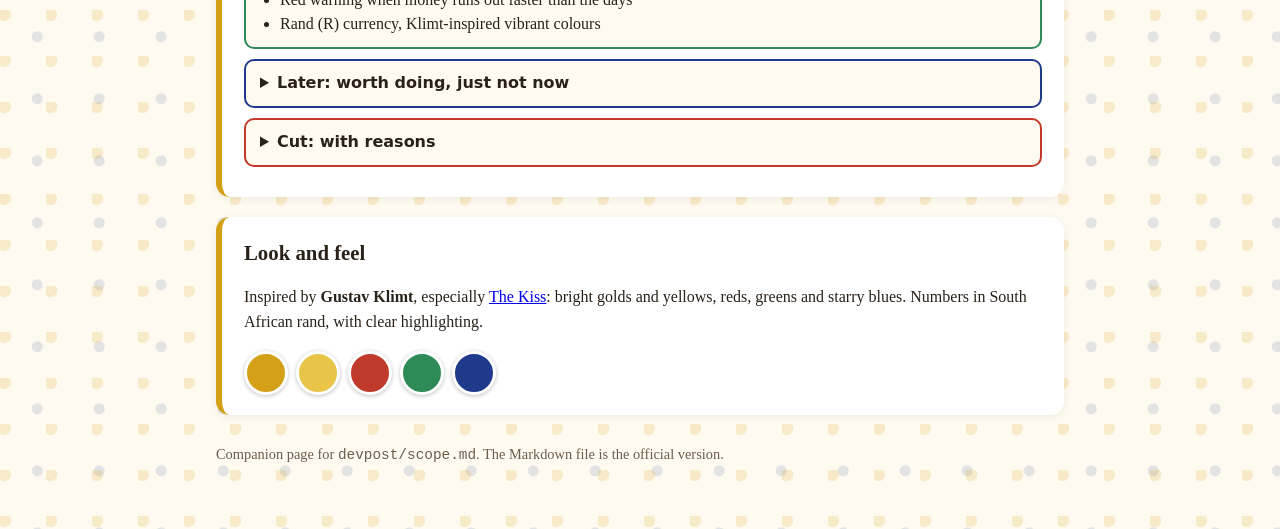
<file: devpost/scope.html>
<!doctype html>
<html lang="en">
<head>
<meta charset="utf-8">
<meta name="viewport" content="width=device-width, initial-scale=1">
<title>Salary Check Scope</title>
<style>
  :root {
    --gold: #d4a017; --gold-soft: #f6e7b0; --red: #c0392b; --green: #2e8b57;
    --blue: #1f3a8a; --ink: #2a2118; --paper: #fffaf0; --card: #ffffff; --muted: #6b5d4b;
  }
  @media (prefers-color-scheme: dark) {
    :root { --ink: #f5ecd9; --paper: #17130d; --card: #241d14; --muted: #c2b297; --gold-soft: #3a2e12; }
  }
  * { box-sizing: border-box; }
  body {
    margin: 0; font-family: Georgia, "Times New Roman", serif; color: var(--ink); background: var(--paper);
    background-image: radial-gradient(circle at 10% 10%, rgba(212,160,23,.18) 0 6px, transparent 7px),
                      radial-gradient(circle at 60% 40%, rgba(31,58,138,.12) 0 5px, transparent 6px);
    background-size: 46px 46px, 62px 62px; line-height: 1.55;
  }
  .wrap { max-width: 880px; margin: 0 auto; padding: 32px 16px 64px; }
  header {
    background: linear-gradient(135deg, var(--gold), #e8c547 40%, var(--red) 75%, var(--blue));
    color: #fff; border-radius: 18px; padding: 28px; box-shadow: 0 8px 24px rgba(0,0,0,.18);
  }
  header h1 { margin: 0 0 6px; font-size: 2rem; }
  header p { margin: 0; font-size: 1.1rem; }
  .badge { display: inline-block; background: rgba(0,0,0,.25); padding: 2px 10px; border-radius: 999px; font-size: .85rem; margin-bottom: 10px; font-family: system-ui, sans-serif; }
  section { background: var(--card); border-radius: 14px; padding: 20px 22px; margin-top: 20px; border-left: 6px solid var(--gold); box-shadow: 0 2px 10px rgba(0,0,0,.06); }
  section.kernel { border-left-color: var(--red); background: linear-gradient(90deg, var(--gold-soft), var(--card)); }
  h2 { margin: 0 0 10px; font-size: 1.3rem; }
  .question { font-size: 1.4rem; font-weight: bold; color: var(--red); }
  svg { width: 100%; height: auto; display: block; }
  svg text { font-family: system-ui, sans-serif; }
  details { border-radius: 10px; margin: 10px 0; padding: 10px 14px; background: var(--paper); }
  details summary { cursor: pointer; font-weight: bold; font-family: system-ui, sans-serif; }
  details.now { border: 2px solid var(--green); }
  details.later { border: 2px solid var(--blue); }
  details.cut { border: 2px solid var(--red); }
  ul { margin: 8px 0 0; padding-left: 20px; }
  .muted { color: var(--muted); }
  .swatches { display: flex; gap: 8px; flex-wrap: wrap; margin-top: 10px; }
  .swatches span { width: 44px; height: 44px; border-radius: 50%; border: 3px solid var(--card); box-shadow: 0 1px 4px rgba(0,0,0,.25); }
  .open { border-left-color: var(--blue); }
  footer { margin-top: 28px; font-size: .9rem; }
</style>
</head>
<body>
<div class="wrap">
  <header>
    <div class="badge">Scope · approved</div>
    <h1>Salary Check <span style="font-size:1rem;opacity:.85">(working name)</span></h1>
    <p>A colourful little budgeting app that tells you whether your money will last until your next salary.</p>
  </header>

  <section class="kernel">
    <h2>The heart of the idea</h2>
    <p class="question">"Will my money last until the next salary?"</p>
    <p>Most budgeting apps ask "did you go over your grocery limit?" This one compares <b>money left</b> with <b>days left</b> until the next salary. If it's two weeks after salary day and the cash is nearly gone, it turns <b style="color:var(--red)">red</b>.</p>
  </section>

  <section>
    <h2>How it works: the core loop</h2>
    <svg viewBox="0 0 760 300" role="img" aria-label="Diagram: You set up salary, pay date and debit orders once, then type each purchase, then the app shows spent, left and days to the next salary with a red or OK status, and you come back with every purchase.">
      <defs>
        <marker id="arr" viewBox="0 0 10 10" refX="9" refY="5" markerWidth="8" markerHeight="8" orient="auto"><path d="M0,0 L10,5 L0,10 z" fill="#d4a017"/></marker>
      </defs>
      <!-- person -->
      <circle cx="70" cy="70" r="22" fill="#1f3a8a"/>
      <rect x="45" y="96" width="50" height="40" rx="14" fill="#1f3a8a"/>
      <text x="70" y="160" text-anchor="middle" font-size="14" fill="currentColor">You</text>
      <!-- step 1 -->
      <rect x="140" y="40" width="170" height="90" rx="14" fill="#d4a017"/>
      <text x="225" y="70" text-anchor="middle" font-size="14" font-weight="bold" fill="#fff">1. Set up once</text>
      <text x="225" y="92" text-anchor="middle" font-size="12" fill="#fff">Salary + pay date</text>
      <text x="225" y="110" text-anchor="middle" font-size="12" fill="#fff">~5 debit orders</text>
      <!-- step 2 -->
      <rect x="350" y="40" width="170" height="90" rx="14" fill="#2e8b57"/>
      <text x="435" y="70" text-anchor="middle" font-size="14" font-weight="bold" fill="#fff">2. Type purchases</text>
      <text x="435" y="92" text-anchor="middle" font-size="12" fill="#fff">e.g. R450 · groceries</text>
      <text x="435" y="110" text-anchor="middle" font-size="12" fill="#fff">fuel · electricity</text>
      <!-- step 3 -->
      <rect x="560" y="40" width="180" height="90" rx="14" fill="#1f3a8a"/>
      <text x="650" y="70" text-anchor="middle" font-size="14" font-weight="bold" fill="#fff">3. See the answer</text>
      <text x="650" y="92" text-anchor="middle" font-size="12" fill="#fff">Spent · Left</text>
      <text x="650" y="110" text-anchor="middle" font-size="12" fill="#fff">Days to next salary</text>
      <!-- arrows -->
      <line x1="100" y1="85" x2="136" y2="85" stroke="#d4a017" stroke-width="3" marker-end="url(#arr)"/>
      <line x1="312" y1="85" x2="346" y2="85" stroke="#d4a017" stroke-width="3" marker-end="url(#arr)"/>
      <line x1="522" y1="85" x2="556" y2="85" stroke="#d4a017" stroke-width="3" marker-end="url(#arr)"/>
      <!-- outcomes -->
      <rect x="560" y="170" width="85" height="50" rx="12" fill="#c0392b"/>
      <text x="602" y="200" text-anchor="middle" font-size="13" font-weight="bold" fill="#fff">Red</text>
      <rect x="655" y="170" width="85" height="50" rx="12" fill="#2e8b57"/>
      <text x="697" y="200" text-anchor="middle" font-size="13" font-weight="bold" fill="#fff">On track</text>
      <line x1="650" y1="132" x2="650" y2="166" stroke="#d4a017" stroke-width="3" marker-end="url(#arr)"/>
      <!-- loop back -->
      <path d="M560 245 C 450 290, 480 290, 435 135" fill="none" stroke="#d4a017" stroke-width="3" stroke-dasharray="7 6" marker-end="url(#arr)"/>
      <text x="470" y="280" text-anchor="middle" font-size="12" fill="currentColor">every purchase changes the answer, so you come back</text>
    </svg>
  </section>

  <section>
    <h2>Who it's for</h2>
    <p><b>You first:</b> someone in South Africa whose salary gets "stretched thin" across debit orders, groceries, electricity and fuel.</p>
    <p><b>Then family and friends:</b> like the two friends whose cars broke down, who'd benefit from "knowing exactly where your money is and where you can cut costs."</p>
  </section>

  <section>
    <h2>What "working" looks like (the 1-minute demo)</h2>
    <p>One screen: pay date and salary at the top, fixed debit orders listed, expenses entered at the bottom. It shows what's spent, what's left, and the days until the next salary.</p>
    <p><b>The "oh, that's useful" moment:</b> add one more purchase, and the status turns <b style="color:var(--red)">red</b> because the money won't last until the next salary.</p>
  </section>

  <section>
    <h2>What's in, what's later, what's cut</h2>
    <p class="muted">Click each one to open it.</p>
    <details class="now" open>
      <summary>Now: the proof of concept</summary>
      <ul>
        <li>Enter salary and pay date</li>
        <li>Enter fixed monthly debit orders (around five)</li>
        <li>Type in purchases: amount + category (groceries, electricity, fuel)</li>
        <li>Show total spent, money left, days until the next salary</li>
        <li>Red warning when money runs out faster than the days</li>
        <li>Rand (R) currency, Klimt-inspired vibrant colours</li>
      </ul>
    </details>
    <details class="later">
      <summary>Later: worth doing, just not now</summary>
      <ul>
        <li>Photograph receipts so the app reads them and categorises spending</li>
        <li>Spot junk food and sweets, and suggest where you could have saved</li>
        <li>3-month comparison, with green when you spend less than last month</li>
        <li>Sharing the app with family and friends</li>
      </ul>
    </details>
    <details class="cut">
      <summary>Cut: with reasons</summary>
      <ul>
        <li><b>Receipt scanning (for now):</b> needs an AI image service, an account and secret key, and maybe a cost per scan. It would use up the 2–4 hours before the salary warning works.</li>
        <li><b>South African store price comparisons:</b> need live price data from stores, which is far beyond a proof of concept.</li>
      </ul>
    </details>
  </section>

  <section>
    <h2>Look and feel</h2>
    <p>Inspired by <b>Gustav Klimt</b>, especially <a href="https://en.wikipedia.org/wiki/The_Kiss_(Klimt)">The Kiss</a>: bright golds and yellows, reds, greens and starry blues. Numbers in South African rand, with clear highlighting.</p>
    <div class="swatches" aria-label="Colour palette">
      <span style="background:#d4a017" title="Gold"></span>
      <span style="background:#e8c547" title="Yellow"></span>
      <span style="background:#c0392b" title="Red"></span>
      <span style="background:#2e8b57" title="Green"></span>
      <span style="background:#1f3a8a" title="Starry blue"></span>
    </div>
  </section>


  <footer class="muted">Companion page for <code>devpost/scope.md</code>. The Markdown file is the official version.</footer>
</div>
</body>
</html>
</file>
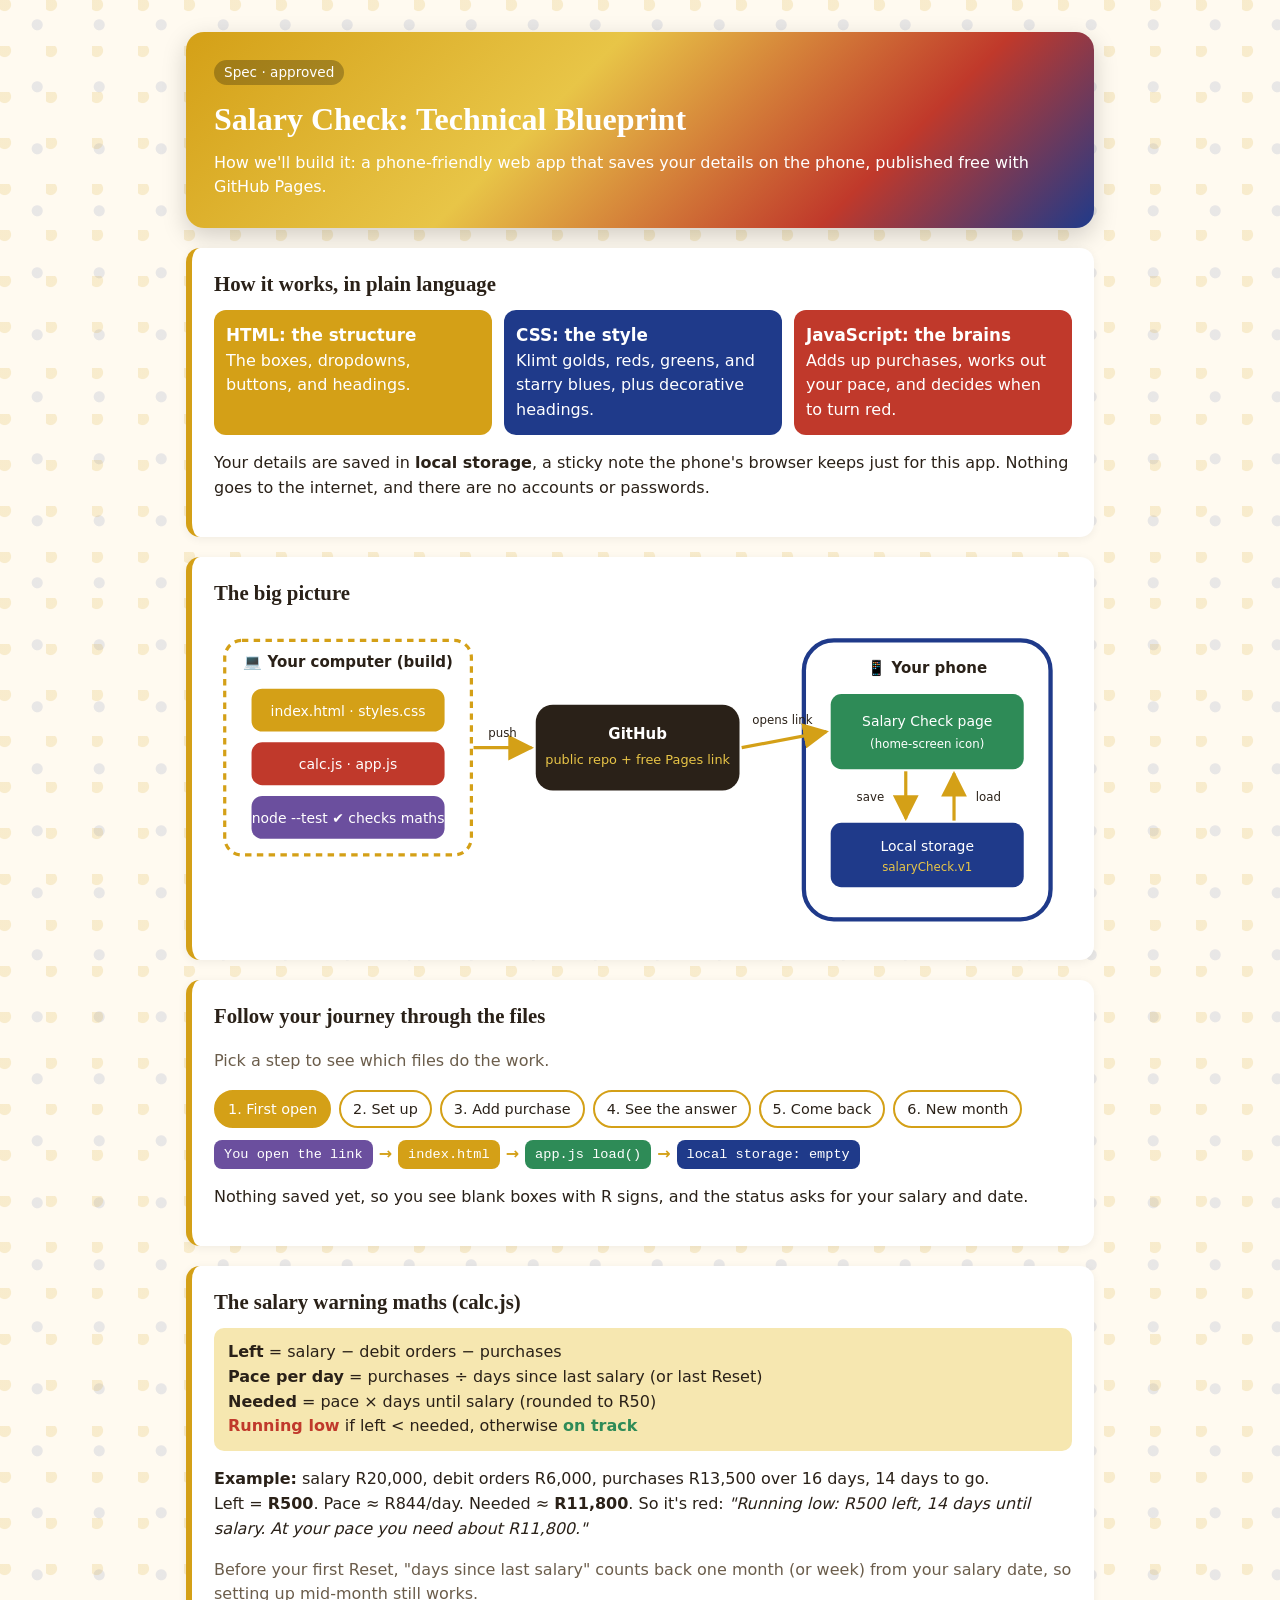
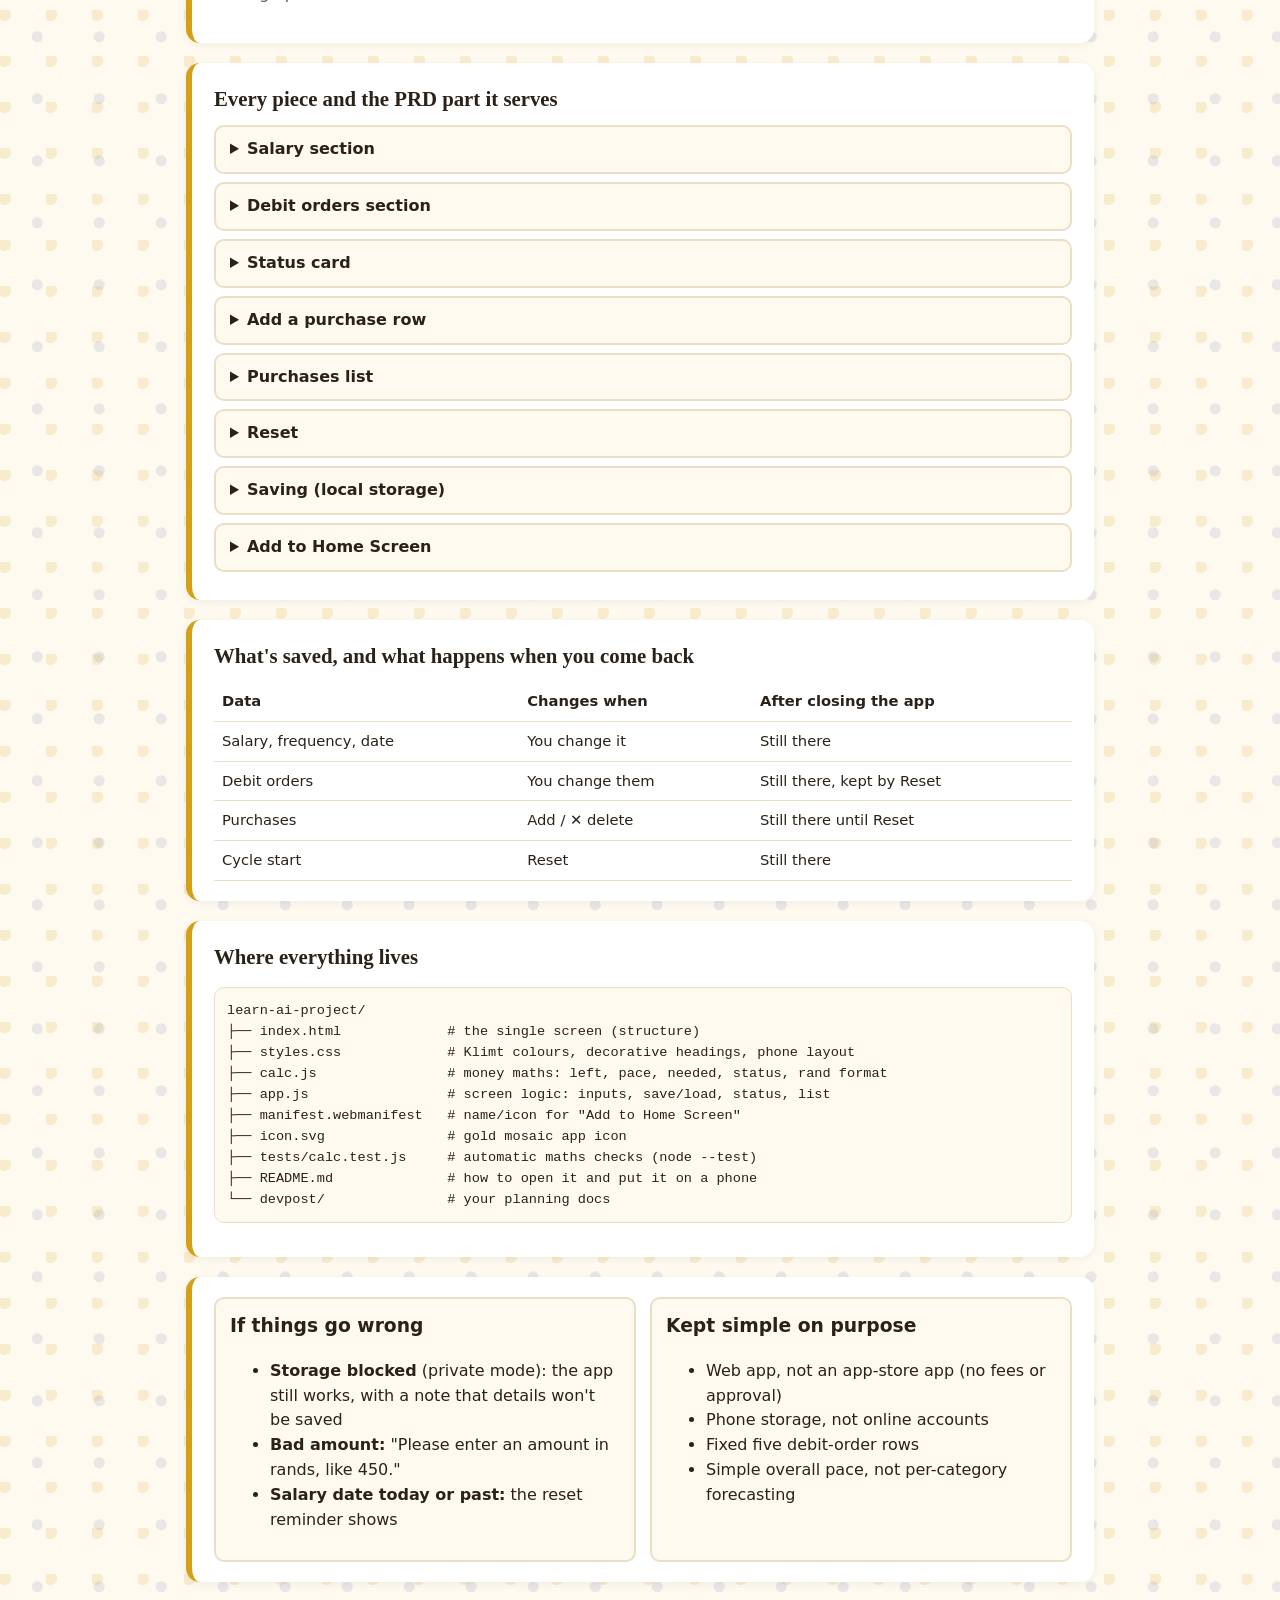
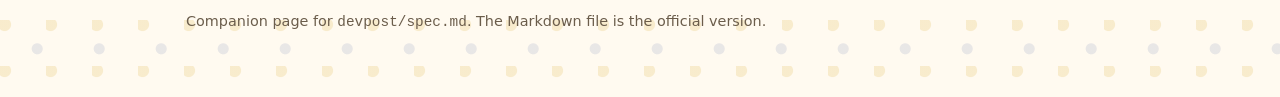
<file: devpost/spec.html>
<!doctype html>
<html lang="en">
<head>
<meta charset="utf-8">
<meta name="viewport" content="width=device-width, initial-scale=1">
<title>Salary Check Blueprint</title>
<style>
  :root {
    --gold: #d4a017; --gold-soft: #f6e7b0; --red: #c0392b; --green: #2e8b57;
    --blue: #1f3a8a; --ink: #2a2118; --paper: #fffaf0; --card: #ffffff; --muted: #6b5d4b; --line: #eadfc4;
  }
  @media (prefers-color-scheme: dark) {
    :root { --ink: #f5ecd9; --paper: #17130d; --card: #241d14; --muted: #c2b297; --gold-soft: #3a2e12; --line: #3d3220; }
  }
  * { box-sizing: border-box; }
  body { margin: 0; font-family: system-ui, -apple-system, "Segoe UI", sans-serif; color: var(--ink); background: var(--paper); line-height: 1.55;
    background-image: radial-gradient(circle at 10% 10%, rgba(212,160,23,.16) 0 6px, transparent 7px), radial-gradient(circle at 60% 40%, rgba(31,58,138,.1) 0 5px, transparent 6px);
    background-size: 46px 46px, 62px 62px; }
  .wrap { max-width: 940px; margin: 0 auto; padding: 32px 16px 64px; }
  h1, h2 { font-family: Georgia, "Times New Roman", serif; }
  header { background: linear-gradient(135deg, var(--gold), #e8c547 40%, var(--red) 75%, var(--blue)); color: #fff; border-radius: 18px; padding: 28px; box-shadow: 0 8px 24px rgba(0,0,0,.18); }
  header h1 { margin: 0 0 6px; font-size: 2rem; } header p { margin: 0; }
  .badge { display: inline-block; background: rgba(0,0,0,.25); padding: 2px 10px; border-radius: 999px; font-size: .85rem; margin-bottom: 10px; }
  section { background: var(--card); border-radius: 14px; padding: 20px 22px; margin-top: 20px; border-left: 6px solid var(--gold); box-shadow: 0 2px 10px rgba(0,0,0,.06); }
  h2 { margin: 0 0 10px; font-size: 1.3rem; }
  svg { width: 100%; height: auto; display: block; }
  svg text { font-family: system-ui, sans-serif; }
  .piece { display: grid; grid-template-columns: repeat(3, 1fr); gap: 12px; }
  @media (max-width: 640px) { .piece { grid-template-columns: 1fr; } }
  .piece div { border-radius: 12px; padding: 12px; color: #fff; }
  .piece b { display: block; font-size: 1.05rem; }
  .steps { display: flex; flex-wrap: wrap; gap: 8px; margin: 12px 0; }
  .steps button { border: 2px solid var(--gold); background: var(--card); color: var(--ink); border-radius: 999px; padding: 6px 12px; cursor: pointer; font: inherit; font-size: .9rem; }
  .steps button.active { background: var(--gold); color: #fff; }
  .flow { display: flex; flex-wrap: wrap; gap: 6px; align-items: center; margin: 10px 0; }
  .chip { border-radius: 8px; padding: 4px 10px; font-family: ui-monospace, Consolas, monospace; font-size: .85rem; color: #fff; }
  .chip.you { background: #6b4f9e; } .chip.html { background: #d4a017; } .chip.app { background: #2e8b57; } .chip.calc { background: #c0392b; } .chip.store { background: #1f3a8a; }
  .arrow { color: var(--gold); font-weight: bold; }
  details { border-radius: 10px; margin: 8px 0; padding: 10px 14px; background: var(--paper); border: 2px solid var(--line); }
  details summary { cursor: pointer; font-weight: 700; }
  details .ref { font-size: .85rem; color: var(--muted); }
  table { border-collapse: collapse; width: 100%; font-size: .92rem; }
  th, td { text-align: left; padding: 8px; border-bottom: 1px solid var(--line); }
  pre { background: var(--paper); border: 1px solid var(--line); border-radius: 10px; padding: 12px; overflow-x: auto; font-size: .85rem; }
  .formula { background: var(--gold-soft); border-radius: 10px; padding: 12px 14px; }
  .muted { color: var(--muted); }
  .cols { display: grid; grid-template-columns: 1fr 1fr; gap: 14px; } @media (max-width: 640px) { .cols { grid-template-columns: 1fr; } }
  .box { border-radius: 10px; padding: 12px 14px; background: var(--paper); border: 2px solid var(--line); }
  footer { margin-top: 28px; font-size: .9rem; }
</style>
</head>
<body>
<div class="wrap">
  <header>
    <div class="badge">Spec · approved</div>
    <h1>Salary Check: Technical Blueprint</h1>
    <p>How we'll build it: a phone-friendly web app that saves your details on the phone, published free with GitHub Pages.</p>
  </header>

  <section>
    <h2>How it works, in plain language</h2>
    <div class="piece">
      <div style="background:var(--gold)"><b>HTML: the structure</b>The boxes, dropdowns, buttons, and headings.</div>
      <div style="background:var(--blue)"><b>CSS: the style</b>Klimt golds, reds, greens, and starry blues, plus decorative headings.</div>
      <div style="background:var(--red)"><b>JavaScript: the brains</b>Adds up purchases, works out your pace, and decides when to turn red.</div>
    </div>
    <p>Your details are saved in <b>local storage</b>, a sticky note the phone's browser keeps just for this app. Nothing goes to the internet, and there are no accounts or passwords.</p>
  </section>

  <section>
    <h2>The big picture</h2>
    <svg viewBox="0 0 800 300" role="img" aria-label="Diagram: on your computer, the project files are tested and pushed to GitHub. GitHub Pages serves the page to your phone. On the phone, the page saves to and reads from local storage.">
      <defs><marker id="a" viewBox="0 0 10 10" refX="9" refY="5" markerWidth="8" markerHeight="8" orient="auto"><path d="M0,0 L10,5 L0,10 z" fill="#d4a017"/></marker></defs>
      <rect x="10" y="20" width="230" height="200" rx="16" fill="none" stroke="#d4a017" stroke-width="3" stroke-dasharray="6 5"/>
      <text x="125" y="45" text-anchor="middle" font-size="14" font-weight="bold" fill="currentColor">💻 Your computer (build)</text>
      <rect x="35" y="65" width="180" height="40" rx="10" fill="#d4a017"/><text x="125" y="90" text-anchor="middle" font-size="13" fill="#fff">index.html · styles.css</text>
      <rect x="35" y="115" width="180" height="40" rx="10" fill="#c0392b"/><text x="125" y="140" text-anchor="middle" font-size="13" fill="#fff">calc.js · app.js</text>
      <rect x="35" y="165" width="180" height="40" rx="10" fill="#6b4f9e"/><text x="125" y="190" text-anchor="middle" font-size="13" fill="#fff">node --test ✔ checks maths</text>
      <rect x="300" y="80" width="190" height="80" rx="16" fill="#2a2118"/>
      <text x="395" y="112" text-anchor="middle" font-size="14" font-weight="bold" fill="#fff">GitHub</text>
      <text x="395" y="135" text-anchor="middle" font-size="12" fill="#e8c547">public repo + free Pages link</text>
      <line x1="242" y1="120" x2="296" y2="120" stroke="#d4a017" stroke-width="3" marker-end="url(#a)"/>
      <text x="269" y="110" text-anchor="middle" font-size="11" fill="currentColor">push</text>
      <rect x="550" y="20" width="230" height="260" rx="28" fill="none" stroke="#1f3a8a" stroke-width="4"/>
      <text x="665" y="50" text-anchor="middle" font-size="14" font-weight="bold" fill="currentColor">📱 Your phone</text>
      <rect x="575" y="70" width="180" height="70" rx="10" fill="#2e8b57"/>
      <text x="665" y="100" text-anchor="middle" font-size="13" fill="#fff">Salary Check page</text>
      <text x="665" y="120" text-anchor="middle" font-size="11" fill="#fff">(home-screen icon)</text>
      <rect x="575" y="190" width="180" height="60" rx="10" fill="#1f3a8a"/>
      <text x="665" y="216" text-anchor="middle" font-size="13" fill="#fff">Local storage</text>
      <text x="665" y="235" text-anchor="middle" font-size="11" fill="#e8c547">salaryCheck.v1</text>
      <line x1="492" y1="120" x2="571" y2="105" stroke="#d4a017" stroke-width="3" marker-end="url(#a)"/>
      <text x="530" y="98" text-anchor="middle" font-size="11" fill="currentColor">opens link</text>
      <line x1="645" y1="142" x2="645" y2="186" stroke="#d4a017" stroke-width="3" marker-end="url(#a)"/>
      <line x1="690" y1="188" x2="690" y2="144" stroke="#d4a017" stroke-width="3" marker-end="url(#a)"/>
      <text x="612" y="170" text-anchor="middle" font-size="11" fill="currentColor">save</text>
      <text x="722" y="170" text-anchor="middle" font-size="11" fill="currentColor">load</text>
    </svg>
  </section>

  <section>
    <h2>Follow your journey through the files</h2>
    <p class="muted">Pick a step to see which files do the work.</p>
    <div class="steps" id="steps"></div>
    <div id="stepBody"></div>
  </section>

  <section>
    <h2>The salary warning maths (calc.js)</h2>
    <div class="formula">
      <b>Left</b> = salary − debit orders − purchases<br>
      <b>Pace per day</b> = purchases ÷ days since last salary (or last Reset)<br>
      <b>Needed</b> = pace × days until salary (rounded to R50)<br>
      <b style="color:var(--red)">Running low</b> if left &lt; needed, otherwise <b style="color:var(--green)">on track</b>
    </div>
    <p><b>Example:</b> salary R20,000, debit orders R6,000, purchases R13,500 over 16 days, 14 days to go.<br>
    Left = <b>R500</b>. Pace ≈ R844/day. Needed ≈ <b>R11,800</b>. So it's red: <i>"Running low: R500 left, 14 days until salary. At your pace you need about R11,800."</i></p>
    <p class="muted">Before your first Reset, "days since last salary" counts back one month (or week) from your salary date, so setting up mid-month still works.</p>
  </section>

  <section>
    <h2>Every piece and the PRD part it serves</h2>
    <details><summary>Salary section</summary>Amount, monthly/weekly, salary date. Saves on every change.<div class="ref">index.html + app.js · prd.md › Salary and Salary Date</div></details>
    <details><summary>Debit orders section</summary>Five rows: name, amount, monthly/weekly. Kept by Reset.<div class="ref">index.html + app.js + calc.js › debitTotal · prd.md › Debit Orders</div></details>
    <details><summary>Status card</summary>Spent, left, days to salary, plus one message: set up · add purchases · on track · running low · salary day reminder.<div class="ref">app.js + calc.js › summary · prd.md › The Salary Warning, States and Boundaries</div></details>
    <details><summary>Add a purchase row</summary>Amount + category (Groceries, Electricity, Fuel, Clothing, Other) + Add. Friendly note for bad amounts.<div class="ref">index.html + app.js · prd.md › Adding a Purchase</div></details>
    <details><summary>Purchases list</summary>Newest first, ✕ to delete, totals per category.<div class="ref">app.js · prd.md › Adding a Purchase, Product Decisions</div></details>
    <details><summary>Reset</summary>"Are you sure?" → clears purchases, starts the count today, and suggests the next salary date.<div class="ref">app.js + calc.js › nextSalaryDate · prd.md › Reset and Reminder</div></details>
    <details><summary>Saving (local storage)</summary>One sticky note called <code>salaryCheck.v1</code>. If it's blocked, the app still works and shows a small note.<div class="ref">app.js › load/save · prd.md › States and Boundaries</div></details>
    <details><summary>Add to Home Screen</summary>Name, icon, and colours so it feels like an app.<div class="ref">manifest.webmanifest + icon.svg</div></details>
  </section>

  <section>
    <h2>What's saved, and what happens when you come back</h2>
    <table>
      <tr><th>Data</th><th>Changes when</th><th>After closing the app</th></tr>
      <tr><td>Salary, frequency, date</td><td>You change it</td><td>Still there</td></tr>
      <tr><td>Debit orders</td><td>You change them</td><td>Still there, kept by Reset</td></tr>
      <tr><td>Purchases</td><td>Add / ✕ delete</td><td>Still there until Reset</td></tr>
      <tr><td>Cycle start</td><td>Reset</td><td>Still there</td></tr>
    </table>
  </section>

  <section>
    <h2>Where everything lives</h2>
<pre>learn-ai-project/
├── index.html             # the single screen (structure)
├── styles.css             # Klimt colours, decorative headings, phone layout
├── calc.js                # money maths: left, pace, needed, status, rand format
├── app.js                 # screen logic: inputs, save/load, status, list
├── manifest.webmanifest   # name/icon for "Add to Home Screen"
├── icon.svg               # gold mosaic app icon
├── tests/calc.test.js     # automatic maths checks (node --test)
├── README.md              # how to open it and put it on a phone
└── devpost/               # your planning docs</pre>
  </section>

  <section>
    <div class="cols">
      <div class="box"><h3 style="margin-top:0">If things go wrong</h3><ul>
        <li><b>Storage blocked</b> (private mode): the app still works, with a note that details won't be saved</li>
        <li><b>Bad amount:</b> "Please enter an amount in rands, like 450."</li>
        <li><b>Salary date today or past:</b> the reset reminder shows</li></ul></div>
      <div class="box"><h3 style="margin-top:0">Kept simple on purpose</h3><ul>
        <li>Web app, not an app-store app (no fees or approval)</li>
        <li>Phone storage, not online accounts</li>
        <li>Fixed five debit-order rows</li>
        <li>Simple overall pace, not per-category forecasting</li></ul></div>
    </div>
  </section>

  <footer class="muted">Companion page for <code>devpost/spec.md</code>. The Markdown file is the official version.</footer>
</div>
<script>
  const S = [
    ["First open", [["you","You open the link"],["html","index.html"],["app","app.js load()"],["store","local storage: empty"]], "Nothing saved yet, so you see blank boxes with R signs, and the status asks for your salary and date."],
    ["Set up", [["you","Type salary + date + debit orders"],["app","app.js save()"],["store","local storage"],["calc","calc.js summary()"]], "Each change is saved instantly, then the maths reruns and the status updates."],
    ["Add purchase", [["you","R600 · Fuel · Add"],["app","app.js checks the amount"],["store","saved"],["calc","calc.js summary()"]], "Bad amounts get a friendly note. Good ones join the list and the totals."],
    ["See the answer", [["calc","left · pace · needed"],["app","app.js draws status"],["html","red or green card"]], "If what's left won't cover your pace until salary day, the card turns red with a plain message."],
    ["Come back", [["you","Open the app again"],["app","app.js load()"],["store","reads salaryCheck.v1"],["html","everything redrawn"]], "Salary, date, debit orders, and purchases are all back where you left them."],
    ["New month", [["calc","days left ≤ 0"],["html","reminder shows"],["you","tap Reset → Are you sure?"],["app","clear purchases, cycle starts today"],["calc","nextSalaryDate()"]], "It never resets by itself. You press Reset when the salary actually lands."]
  ];
  const stepsEl = document.getElementById("steps"), body = document.getElementById("stepBody");
  S.forEach((s, i) => { const b = document.createElement("button"); b.textContent = (i+1) + ". " + s[0]; b.onclick = () => show(i); stepsEl.appendChild(b); });
  function show(i) {
    [...stepsEl.children].forEach((b, j) => b.classList.toggle("active", i === j));
    const chips = S[i][1].map(c => '<span class="chip ' + c[0] + '">' + c[1] + '</span>').join('<span class="arrow">→</span>');
    body.innerHTML = '<div class="flow">' + chips + '</div><p>' + S[i][2] + '</p>';
  }
  show(0);
</script>
</body>
</html>
</file>
<file: styles.css>
/* Salary Check — colours inspired by Klimt's The Kiss. Red is kept for warnings only. */
:root {
  --gold: #d4a017;
  --yellow: #e8c547;
  --red: #c0392b;
  --green: #2e8b57;
  --blue: #1f3a8a;
  --cream: #fffaf0;
  --ink: #2a2118;
  --card: #ffffff;
  --line: #eadfc6;
}

* { box-sizing: border-box; }

body {
  margin: 0;
  background: var(--cream);
  color: var(--ink);
  font-family: system-ui, -apple-system, "Segoe UI", Roboto, sans-serif;
  font-size: 17px;
  line-height: 1.45;
}

.app {
  max-width: 480px;
  margin: 0 auto;
  padding: 16px 16px 40px;
}

/* Heading: a Klimt-style mosaic — gold circles and squares scattered on starry blue,
   framed top and bottom by a band of little gold, red and green tiles. */
.masthead {
  position: relative;
  overflow: hidden;
  border-radius: 14px;
  padding: 26px 16px 24px;
  text-align: center;
  margin-bottom: 16px;
  background-color: var(--blue);
  background-image:
    radial-gradient(circle, var(--gold) 0 4px, transparent 4.5px),
    radial-gradient(circle, var(--yellow) 0 1.5px, transparent 2px),
    linear-gradient(45deg, rgba(212, 160, 23, 0.28) 25%, transparent 25%, transparent 75%, rgba(212, 160, 23, 0.28) 75%),
    linear-gradient(45deg, rgba(212, 160, 23, 0.28) 25%, transparent 25%, transparent 75%, rgba(212, 160, 23, 0.28) 75%);
  background-size: 34px 34px, 13px 13px, 22px 22px, 22px 22px;
  background-position: 0 0, 6px 6px, 0 0, 11px 11px;
}

.masthead::before,
.masthead::after {
  content: "";
  position: absolute;
  left: 0;
  right: 0;
  height: 8px;
  background: repeating-linear-gradient(90deg,
    var(--gold) 0 10px, var(--red) 10px 13px,
    var(--yellow) 13px 23px, var(--green) 23px 26px);
}
.masthead::before { top: 0; }
.masthead::after { bottom: 0; }

/* A dark plate behind the words keeps them easy to read over the pattern. */
.masthead-plate {
  display: inline-block;
  background: rgba(20, 30, 80, 0.88);
  border: 2px solid var(--gold);
  border-radius: 12px;
  padding: 10px 16px 8px;
}

h1 {
  margin: 0;
  font-family: "Cinzel Decorative", Georgia, serif;
  font-weight: 700;
  color: var(--gold);
  letter-spacing: 0.03em;
  font-size: 1.9rem;
  line-height: 1.15;
  text-shadow: 0 1px 0 #7a5a00, 0 0 12px rgba(232, 197, 71, 0.45);
}

.tagline { margin: 4px 0 0; color: var(--cream); font-size: 0.92rem; }

h2 {
  margin: 0 0 12px;
  font-family: "Cinzel Decorative", Georgia, serif;
  font-weight: 700;
  color: var(--blue);
  font-size: 1.1rem;
}
h2::before {
  content: "";
  display: inline-block;
  width: 9px;
  height: 9px;
  margin-right: 8px;
  vertical-align: 2px;
  background: var(--gold);
  transform: rotate(45deg);
}

.card {
  background: var(--card);
  border: 1px solid var(--line);
  border-top: 4px solid var(--gold);
  border-radius: 12px;
  padding: 16px;
  margin-bottom: 16px;
}

.field { display: block; margin-bottom: 12px; }
.field:last-child { margin-bottom: 0; }

/* Salary: amount, date and frequency share one compact row. */
.salary-row { display: grid; grid-template-columns: 1.2fr 0.75fr 1.1fr; gap: 8px; }
.salary-row .field { margin-bottom: 0; }
.salary-row select { padding-left: 6px; padding-right: 2px; font-size: 0.95rem; }
#salary-date { text-align: center; padding-left: 4px; padding-right: 4px; }
.label { display: block; font-size: 0.85rem; color: #6b5d48; margin-bottom: 4px; }

input, select, button {
  font: inherit;
  min-height: 46px;
  border-radius: 8px;
  border: 1px solid #cdbf9f;
  background: #fff;
  color: var(--ink);
  padding: 8px 10px;
  width: 100%;
}

input:focus, select:focus, button:focus-visible {
  outline: 3px solid var(--yellow);
  outline-offset: 1px;
}

.rand-input {
  display: flex;
  align-items: center;
  border: 1px solid #cdbf9f;
  border-radius: 8px;
  background: #fff;
  padding-left: 10px;
}
.rand-input > span { font-weight: 600; color: var(--gold); }
.rand-input input { border: none; padding-left: 6px; }
.rand-input:focus-within { outline: 3px solid var(--yellow); outline-offset: 1px; }
.rand-input input:focus { outline: none; }

/* Debit orders: name, amount, how often — one compact row each. */
.debit-head, .debit-row { display: grid; grid-template-columns: 1.1fr 1fr 1fr; gap: 6px; }
.debit-head { font-size: 0.8rem; color: #6b5d48; margin-bottom: 4px; }
.debit-row { margin-bottom: 6px; }
.debit-row input, .debit-row select { min-height: 42px; font-size: 0.95rem; }
.debit-row select { padding-left: 6px; padding-right: 2px; }
.debit-total { margin: 8px 0 0; font-size: 0.95rem; }

.storage-note {
  background: #fdf3d0;
  border: 1px solid var(--yellow);
  border-radius: 8px;
  padding: 8px 12px;
  margin: 0 0 12px;
  font-size: 0.9rem;
}

.add-row { display: grid; grid-template-columns: 1fr 1fr auto; gap: 8px; }
.add-row .other-name { grid-column: 1 / -1; }
[hidden] { display: none !important; }

button {
  background: var(--blue);
  color: var(--cream);
  border: none;
  font-weight: 600;
  padding: 8px 18px;
  cursor: pointer;
  width: auto;
}

.note { color: var(--red); margin: 8px 0 0; font-size: 0.95rem; }

/* Status card */
.figures {
  display: grid;
  grid-template-columns: repeat(3, 1fr);
  gap: 8px;
  margin: 0 0 12px;
}
.figures div { background: var(--cream); border-radius: 8px; padding: 8px; text-align: center; }
.figures dt { font-size: 0.8rem; color: #6b5d48; }
.figures dd { margin: 2px 0 0; font-size: 1.15rem; font-weight: 700; }

.message { margin: 0; padding: 10px 12px; border-radius: 8px; background: var(--cream); }

.status[data-status="on-track"] { border-top-color: var(--green); }
.status[data-status="on-track"] .message { background: #e6f4ec; color: #1d5e3a; }

.status[data-status="running-low"] { border-top-color: var(--red); border-color: var(--red); }
.status[data-status="running-low"] .message { background: var(--red); color: #fff; font-weight: 600; }
.status[data-status="running-low"] #status-left { color: var(--red); }

.status[data-status="salary-day"] .message { background: #fdf3d0; }

/* Purchases list */
/* Purchases sit side by side as small tags, so a busy month still fits on a phone screen. */
.purchases {
  list-style: none;
  margin: 0;
  padding: 0;
  display: flex;
  flex-wrap: wrap;
  gap: 6px;
}
.purchases li {
  background: var(--cream);
  border: 1px solid var(--line);
  border-radius: 999px;
  padding: 4px 10px;
  font-size: 0.9rem;
  white-space: nowrap;
}
.purchases .amount { font-weight: 700; }
.purchases li { display: inline-flex; align-items: center; gap: 4px; padding-right: 4px; }
.purchases .remove {
  min-height: 0;
  width: 24px;
  height: 24px;
  padding: 0;
  border-radius: 50%;
  background: transparent;
  color: #8a7a60;
  font-size: 0.8rem;
  font-weight: 400;
}
.purchases .remove:hover { background: var(--line); color: var(--red); }

/* Category totals sit above the purchase tags. */
.totals {
  list-style: none;
  margin: 0 0 10px;
  padding: 0 0 10px;
  border-bottom: 1px solid var(--line);
  display: flex;
  flex-wrap: wrap;
  gap: 6px 14px;
  font-size: 0.95rem;
}
.totals strong { color: var(--blue); }

/* Reset */
.reset-help { margin: 0 0 12px; font-size: 0.95rem; color: #6b5d48; }
.reset-button { width: 100%; background: var(--gold); color: var(--ink); }
.reset-confirm p { margin: 0 0 10px; font-weight: 600; }
.reset-actions { display: grid; grid-template-columns: 1fr 1fr; gap: 8px; }
.secondary { width: 100%; background: #fff; color: var(--blue); border: 1px solid var(--blue); }
/* When the salary date has arrived, the Reset card glows gold. */
body:has(.status[data-status="salary-day"]) .reset-card { border-color: var(--gold); box-shadow: 0 0 0 3px var(--yellow); }
.empty { margin: 0; color: #6b5d48; }
</file>
